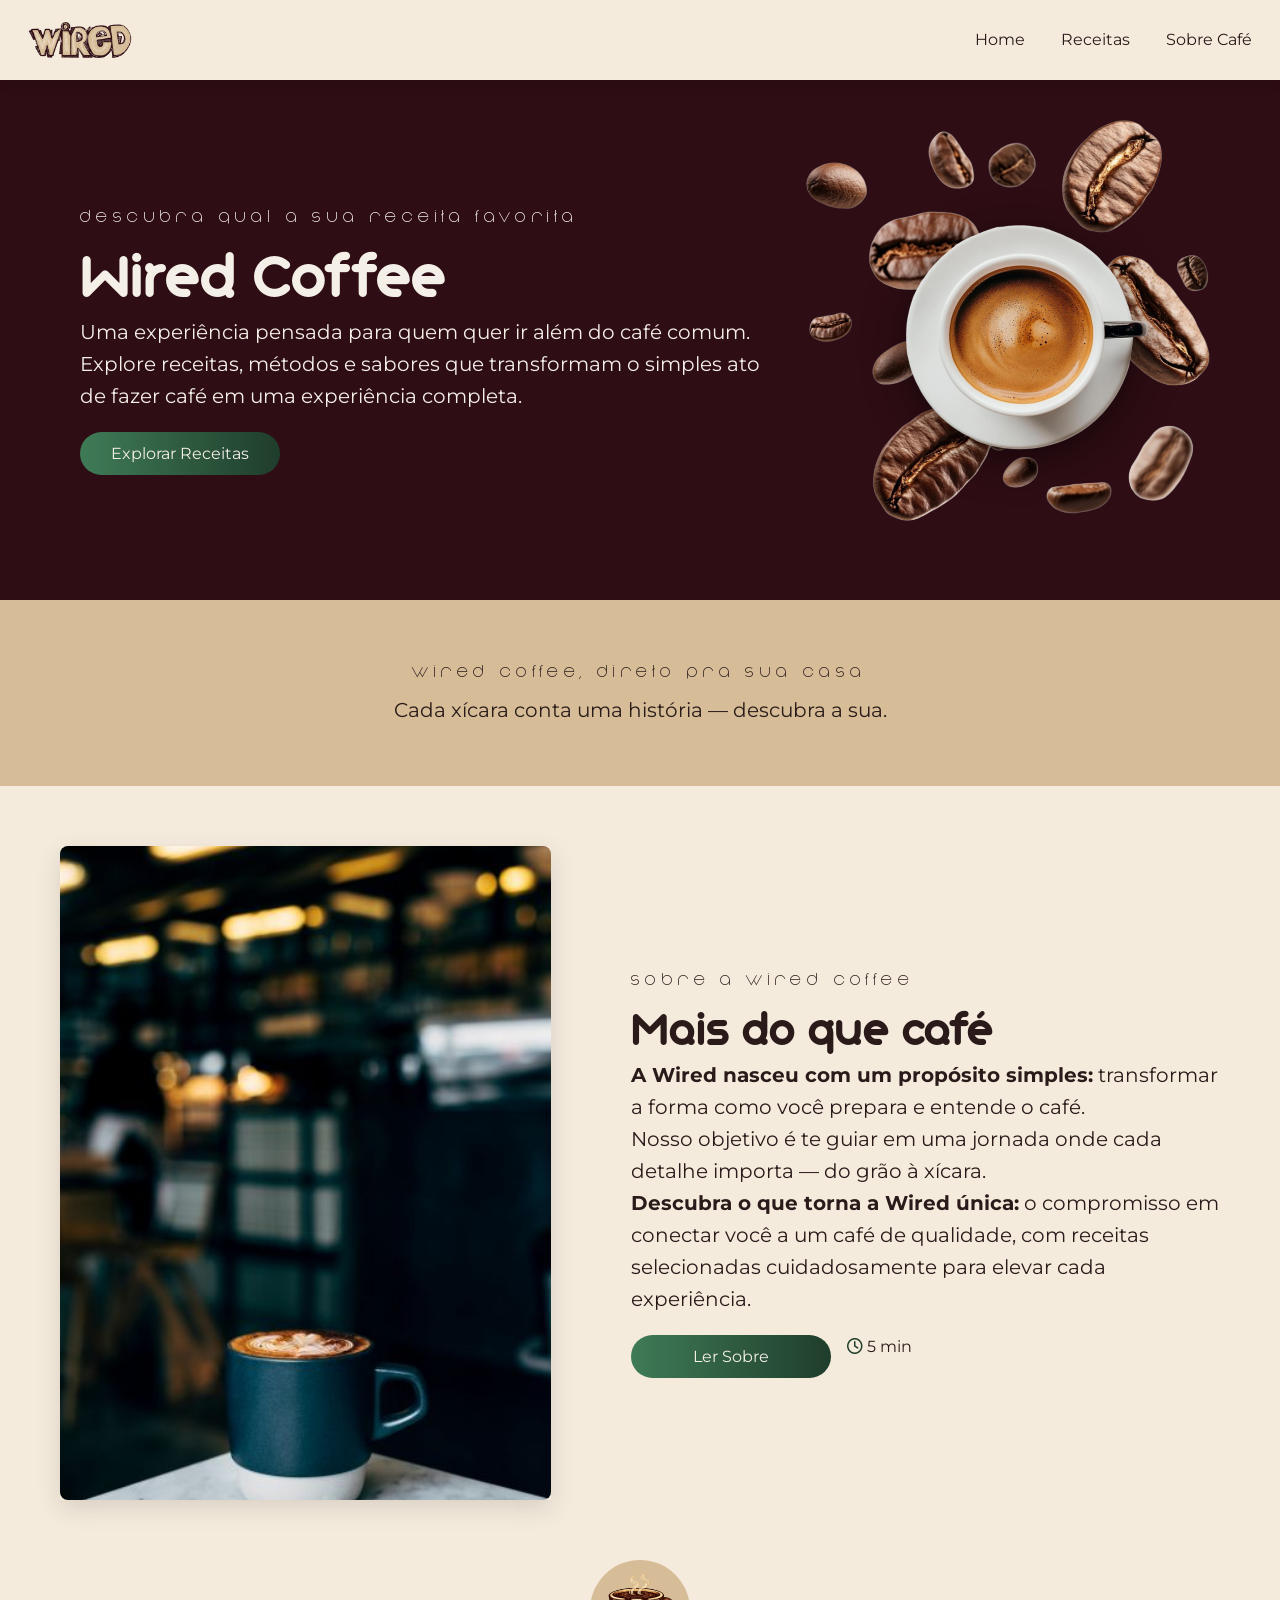
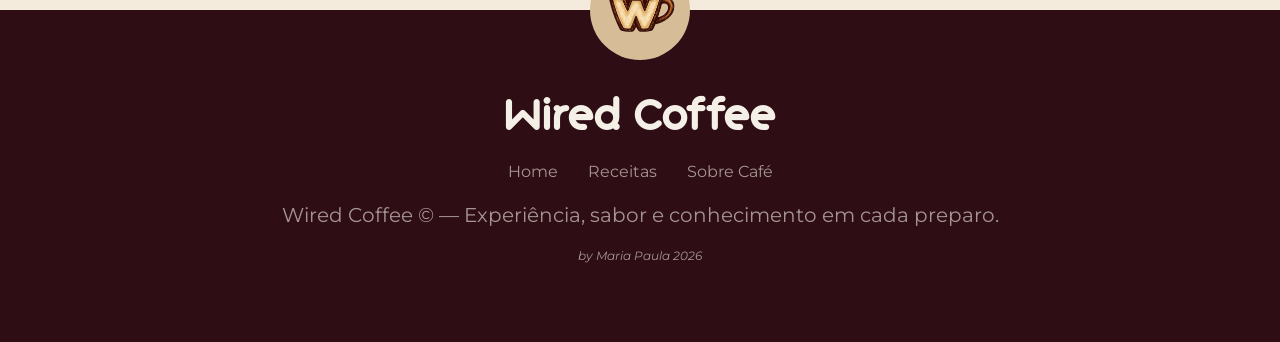
<file: index.html>
<!DOCTYPE html>
<html lang="pt-br">
<head>
    <meta charset="UTF-8">
    <meta name="viewport" content="width=device-width, initial-scale=1.0">
    <title>Wired-Coffee</title>
    <meta name="description" content="Aprenda sobre café, receitas, métodos e equipamentos.">

    <!-- BIBLIOTECA DE ÍCONES -->
    <link rel="stylesheet" href="https://cdnjs.cloudflare.com/ajax/libs/font-awesome/6.5.0/css/all.min.css">

    <!-- FAVICON -->
    <link rel="shortcut icon" href="src/assets/images/favicon/favicon-wired.svg" type="image/x-icon">

    <!-- CSS -->
    <link rel="stylesheet" href="src/styles/main.css">

     <!-- JS -->
    <script src="src/scripts/main.js" defer></script>
</head>
<body>

    <!-- HEADER -->
    <div id="header-placeholder"></div>
    <!-- HEADER -->

    <!-- MAIN -->
    <main class="main">
        <!-- SECTION HERO -->
        <section class="section section--dark hero__home u-text-center">

            <!-- Pra que no desktop, estejam um ao lado do outro -->
            <div class="u-container-flex container"> <!-- DIV ENVELOP -->

                <div class="container hero__content"> <!-- DIV CONTENT -->
                    <!-- Nome usado em UX: pequeno texto acima do título -->
                    <p class="u-eyebrow u-text-inverse hero__eyebrow">Descubra qual a sua receita favorita</p>
                    <h1 class="u-text-inverse hero__title">Wired Coffee</h1>
                    <p class="u-text-inverse hero__text">
                        Uma experiência pensada para quem quer ir além do café comum. Explore receitas, métodos e sabores que transformam o simples ato de fazer café em uma experiência completa.
                    </p>
                
                    <a href="src/pages/recipe.html" class="link--btn hero__cta">Explorar Receitas</a>
                </div> <!-- DIV CONTENT -->

                <div class="hero__midia"> <!-- DIV MIDIA -->
                    <!-- Grãos (decorativo) -->
                    <img src="src/assets/images/home/graos-hero.png" alt="Grãos de Café" class="hero__bg">
                    <!-- Xícara (responsiva) -->
                    <picture>
                        <source media="(min-width: 768px)" srcset="src/assets/images/home/home-hero-pc.png">
                        <img src="src/assets/images/home/home-hero-sp.png" alt="Xícara de Café" class="hero__cup">
                    </picture>
                </div> <!-- DIV MIDIA -->

            </div> <!-- DIV ENVELOP -->
        </section> <!-- SECTION HERO -->


        <!-- SECTION WIRED -->
        <section class="section section--highlight note__home u-text-center">

            <div class="container note__content"> <!-- DIV CONTENT -->
                <p class="u-eyebrow u-text-color hero__eyebrow">Wired Coffee, direto pra sua casa</p>

                <p class="note__text">
                    Cada xícara conta uma história — descubra a sua.
                </p>
            </div> <!-- DIV CONTENT -->

        </section> <!-- SECTION WIRED -->


        <!-- SECTION ABOUT -->
        <section class="section about__home">

            <!-- DIV ENVELOP -->
            <div class="container about__layout u-container-flex u-text-center">

                <div class="about__midia"> <!-- DIV MIDIA -->
                    <img src="src/assets/images/home/coffee-shop-sp.jpg" alt="Cafeteria" class="about__coffee-shop">
                </div> <!-- DIV MIDIA -->

                <div class="about__text"> <!-- TEXTO AGRUPADO -->
                    <div class="about__header"> <!-- DIV HEADER -->
                        <p class="u-eyebrow u-text-color about__eyebrow">
                            Sobre a Wired Coffee
                        </p>
                        <h2 class="about__title">Mais do que café</h2>
                    </div> <!-- DIV HEADER -->

                    <div class="about__content"> <!-- DIV CONTENT -->
                        <p><strong>A Wired nasceu com um propósito simples:</strong> transformar a forma como você prepara e entende o café.</p>
                        <p>Nosso objetivo é te guiar em uma jornada onde cada detalhe importa — do grão à xícara.</p>
                        <p><strong>Descubra o que torna a Wired única:</strong> o compromisso em conectar você a um café de qualidade, com receitas selecionadas cuidadosamente para elevar cada experiência.</p>

                        <div class="about__reading">
                            <a href="src/pages/about.html" class="link--btn about__cta">Ler Sobre</a>
                            <span class="timer about__timer">
                                <i class="fa-regular fa-clock"></i> 5 min
                            </span>
                        </div>
                    </div> <!-- DIV CONTENT -->

                </div> <!-- TEXTO AGRUPADO -->

            </div> <!-- DIV ENVELOP -->
        </section> <!-- SECTION ABOUT -->

    </main> <!-- BLOCK -->
    <!-- MAIN -->

    <!-- FOOTER -->
    <div id="footer-placeholder"></div>
    <!-- FOOTER -->

</body>
</html>

<!-- CLASSE DE ESTADO
    - são classes utilitárias adicionais aplicadas dinamecamente aos elementos para representar e estilizar diferentes condições e comportamentos
    - como 'ativo', 'oculto' ou 'erro'
    - complementam o design base e permitem mudanças visuais controladas por js sem depender de pseudo-classes como :hover
    - modificam o estilo do elemento baseado no seu 'estado' atual na interface
    - diferem de classes estruturais como '.botao', '.card' porque são temporárias e toffladas por js
-->
</file>
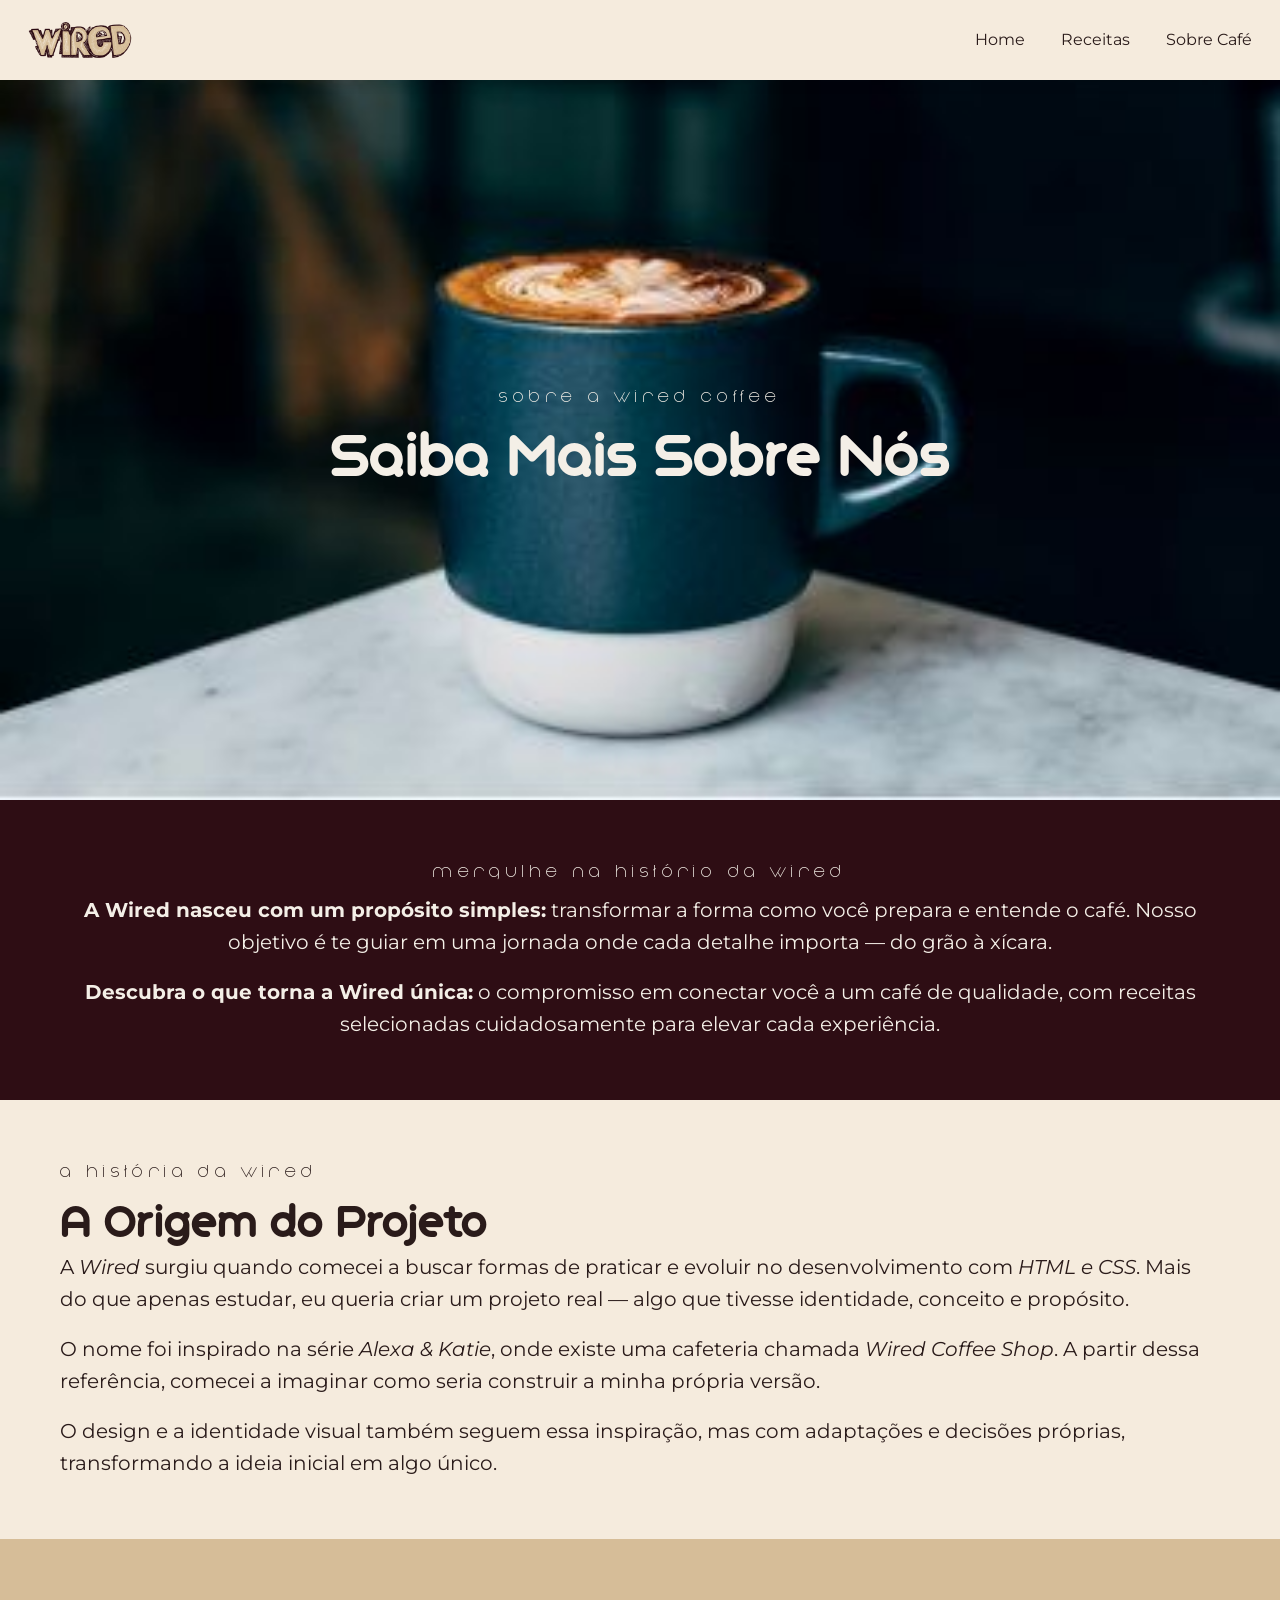
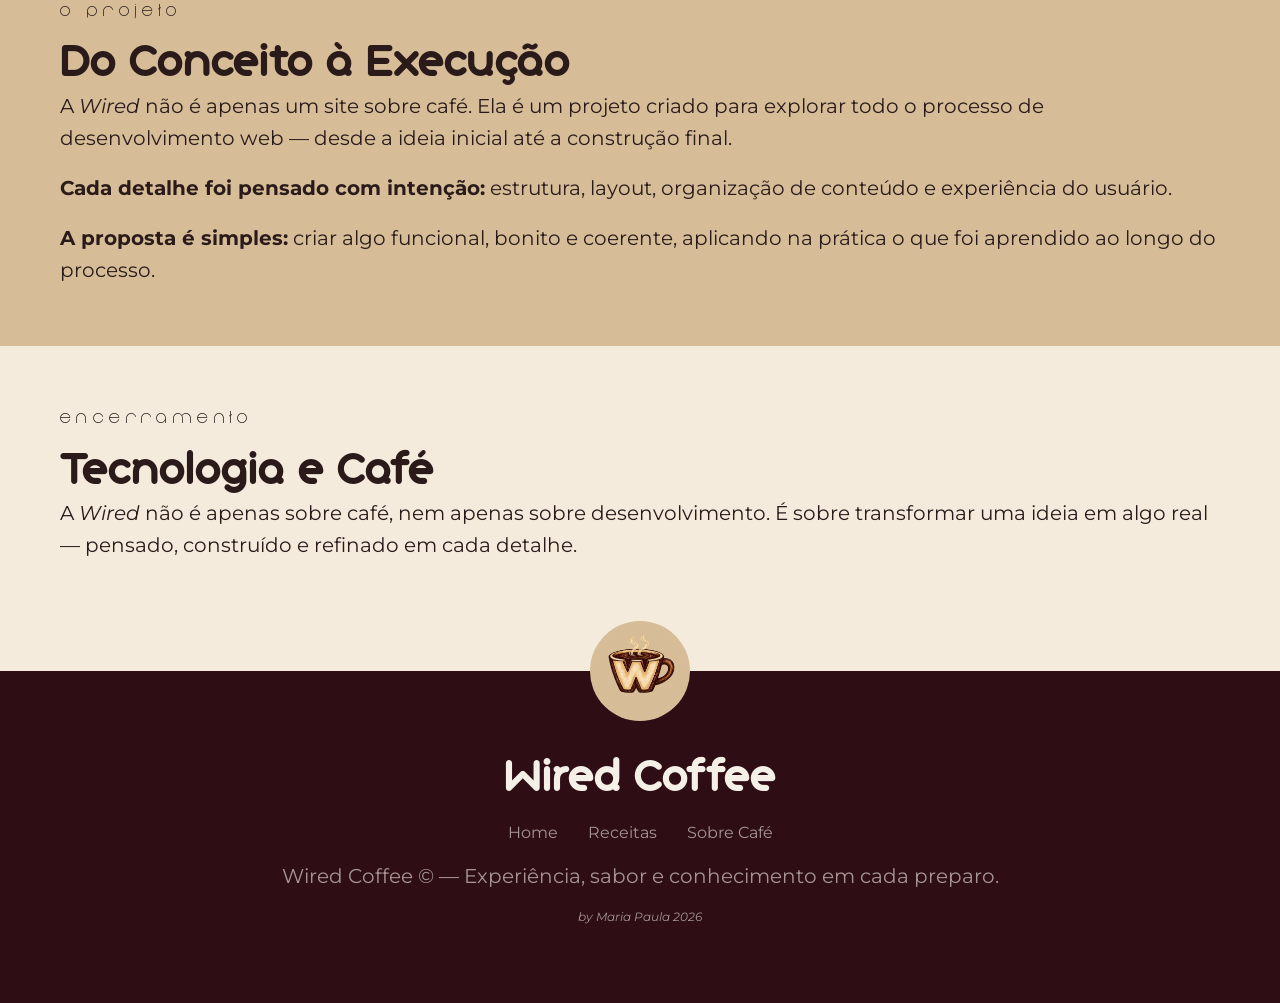
<file: src/pages/about.html>
<!DOCTYPE html>
<html lang="pt-br">
<head>
    <meta charset="UTF-8">
    <meta name="viewport" content="width=device-width, initial-scale=1.0">
    <title>Sobre - Wired Coffee</title>

    <!-- BIBLIOTECA DE ÍCONES -->
    <link rel="stylesheet" href="https://cdnjs.cloudflare.com/ajax/libs/font-awesome/6.5.0/css/all.min.css">

    <!-- FAVICON -->
    <link rel="shortcut icon" href="../assets/images/favicon/favicon-wired.svg" type="image/x-icon">

    <!-- CSS -->
    <link rel="stylesheet" href="../styles/main.css">

    <!-- JS -->
    <script src="../scripts/main.js" defer></script>
</head>
<body>
    
    <!-- HEADER -->
    <div id="header-placeholder"></div>
    <!-- HEADER -->

    <!-- MAIN -->
    <main class="main">

        <!-- Section Hero -->
        <section class="section section--bg-image hero__about u-text-center">

            <div class="hero__content">
                <p class="u-eyebrow u-text-color hero__text u-text-inverse">
                    Sobre a Wired Coffee
                </p>
                <h1 class="u-text-inverse hero__title">Saiba Mais Sobre Nós</h1>
            </div>

        </section>
        <!-- Section Hero -->

        <!-- Section Intro -->
        <section class="section section--dark about-intro">

            <div class="container u-text-center about-intro__content">
                <p class="u-eyebrow u-text-color about-intro__text u-text-inverse">
                    Mergulhe na Histório da Wired
                </p>

                <p class="u-text-inverse about-intro__text">
                    <strong>A Wired nasceu com um propósito simples:</strong> transformar a forma como você prepara e entende o café.
                    Nosso objetivo é te guiar em uma jornada onde cada detalhe importa — do grão à xícara.
                </p><br>
                
                <p class="u-text-inverse about-intro__text">
                    <strong>Descubra o que torna a Wired única:</strong> o compromisso em conectar você a um café de qualidade, com receitas selecionadas cuidadosamente para elevar cada experiência.
                </p>
                
            </div>
        </section>
        <!-- Section Intro -->

        <!-- Section  History-->
        <section class="section about-history">

            <div class="container u-text-left about-history__content">
                <p class="u-eyebrow u-text-color about-history__text">
                    A História da Wired
                </p>

                <h2 class="about-history__title">A Origem do Projeto</h2>

                <p class="about-history__text">
                    A <em>Wired</em> surgiu quando comecei a buscar formas de praticar e evoluir no desenvolvimento com <em>HTML e CSS</em>. Mais do que apenas estudar, eu queria criar um projeto real — algo que tivesse identidade, conceito e propósito.
                </p><br>

                <p class="about-history__text">
                    O nome foi inspirado na série <em>Alexa & Katie</em>, onde existe uma cafeteria chamada <em>Wired Coffee Shop</em>. A partir dessa referência, comecei a imaginar como seria construir a minha própria versão.
                </p><br>

                <p class="about-history__text">
                    O design e a identidade visual também seguem essa inspiração, mas com adaptações e decisões próprias, transformando a ideia inicial em algo único.
                </p>
                
            </div>
        </section>
        <!-- Section  History-->

        <!-- Section Concept -->
        <section class="section section--highlight about-concept">

            <div class="container u-text-left about-concept__content">
                <p class="u-eyebrow u-text-color about-concept__text">
                    O Projeto
                </p>

                <h2 class="about-concept__title">Do Conceito à Execução</h2>

                <p class="about-concept__text">
                    A <em>Wired</em> não é apenas um site sobre café.
                    Ela é um projeto criado para explorar todo o processo de desenvolvimento web — desde a ideia inicial até a construção final.

                </p><br>

                <p class="about-concept__text">
                    <strong>Cada detalhe foi pensado com intenção:</strong>
                    estrutura, layout, organização de conteúdo e experiência do usuário.
                </p><br>

                <p class="about-concept__text">
                    <strong>A proposta é simples:</strong> criar algo funcional, bonito e coerente, aplicando na prática o que foi aprendido ao longo do processo.
                </p>
                
            </div>
        </section>
        <!-- Section Concept -->

        <!-- Section Conclusion -->
        <section class="section about-conclusion">

            <div class="container u-text-left about-conclusion__content">
                <p class="u-eyebrow u-text-color about-conclusion__text">
                    Encerramento
                </p>

                <h2 class="about-conclusion__title">Tecnologia e Café</h2>

                <p class="about-conclusion__text">
                    A <em>Wired</em> não é apenas sobre café, nem apenas sobre desenvolvimento.
                    É sobre transformar uma ideia em algo real — pensado, construído e refinado em cada detalhe.
                </p>
                
            </div>
        </section>
        <!-- Section Conclusion -->

    </main>
    <!-- MAIN -->

    <!-- FOOTER -->
    <div id="footer-placeholder"></div>
    <!-- FOOTER -->

</body>
</html>
</file>
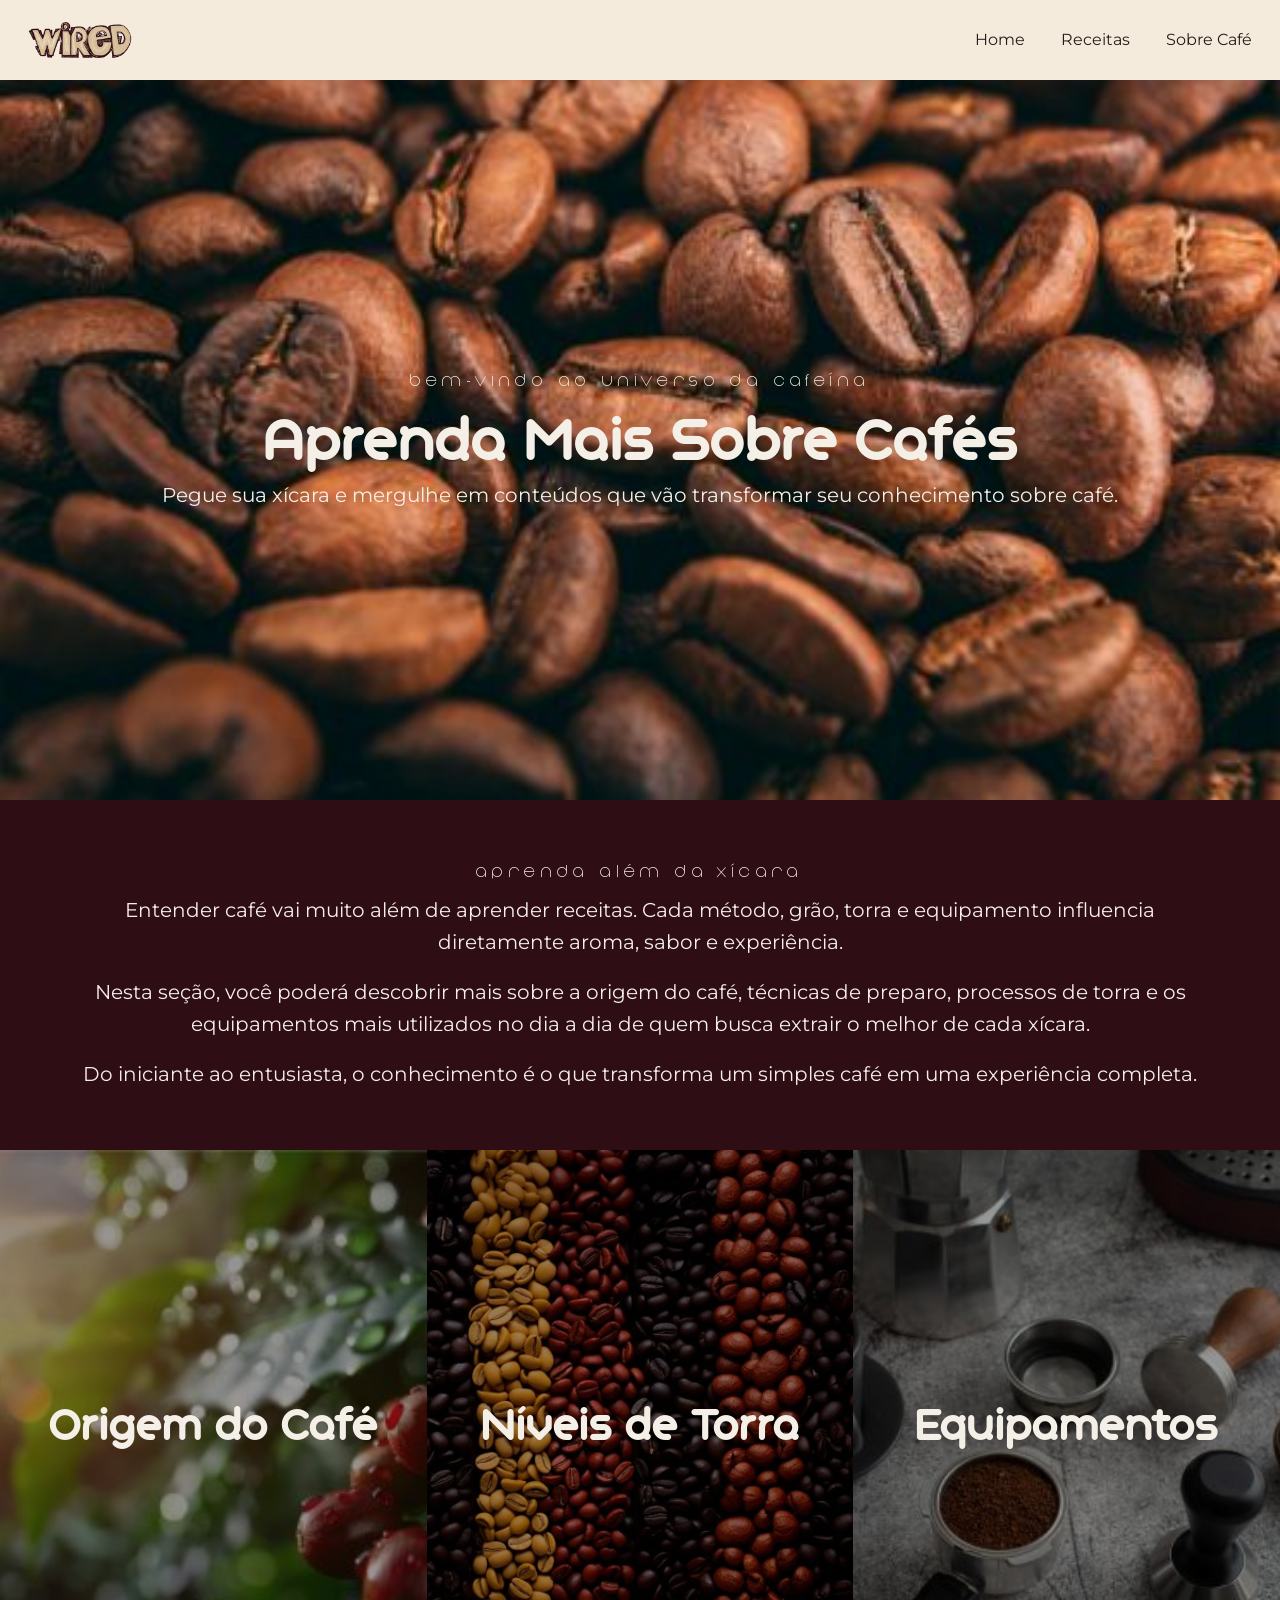
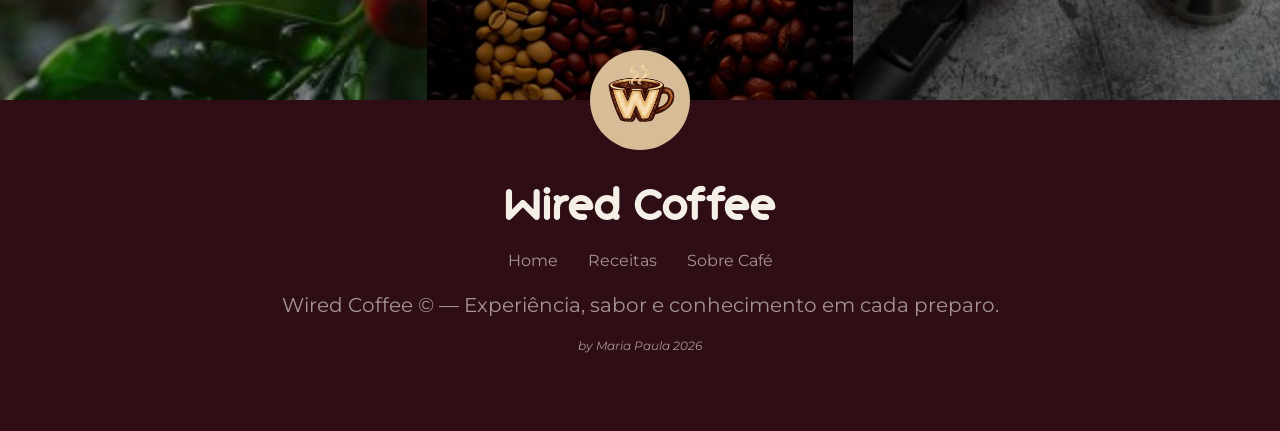
<file: src/pages/aprenda-mais.html>
<!DOCTYPE html>
<html lang="pt-br">
<head>
    <meta charset="UTF-8">
    <meta name="viewport" content="width=device-width, initial-scale=1.0">
    <title>Aprenda Mais Sobre Café - Wired Coffee</title>

    <!-- BIBLIOTECA DE ÍCONES -->
    <link rel="stylesheet" href="https://cdnjs.cloudflare.com/ajax/libs/font-awesome/6.5.0/css/all.min.css">

    <!-- FAVICON -->
    <link rel="shortcut icon" href="../assets/images/favicon/favicon-wired.svg" type="image/x-icon">

    <!-- CSS -->
    <link rel="stylesheet" href="../styles/main.css">

    <!-- JS -->
    <script src="../scripts/main.js" defer></script>
</head>
<body>
    
    <!-- HEADER -->
    <div id="header-placeholder"></div>
    <!-- HEADER -->

    <!-- MAIN -->
    <main class="main">

        <!-- SECTION HERO LEARN MORE -->
        <section class="section section--bg-image hero__learn-more u-text-center">

            <div class="hero__content">
                <p class="u-eyebrow u-text-color hero__text u-text-inverse">
                    Bem-vindo ao Universo da Cafeína
                </p>
                <h1 class="u-text-inverse hero__title">Aprenda Mais Sobre Cafés</h1>
                <p class="hero__text u-text-inverse">
                    Pegue sua xícara e mergulhe em conteúdos que vão transformar seu conhecimento sobre café.
                </p>
            </div>

        </section>
        <!-- SECTION HERO LEARN MORE -->

        <!-- Section Introdução -->
        <section class="section section--dark learn-intro">

            <div class="container u-text-center about-intro__content">

                <p class="u-eyebrow u-text-color learn-intro__text u-text-inverse">
                    Aprenda além da xícara
                </p>

                <p class="learn-intro__text u-text-inverse">
                    Entender café vai muito além de aprender receitas.
                    Cada método, grão, torra e equipamento influencia diretamente aroma, sabor e experiência.
                </p><br>

                <p class="learn-intro__text u-text-inverse">
                    Nesta seção, você poderá descobrir mais sobre a origem do café, técnicas de preparo, processos de torra e os equipamentos mais utilizados no dia a dia de quem busca extrair o melhor de cada xícara.
                </p><br>

                <p class="learn-intro__text u-text-inverse">
                    Do iniciante ao entusiasta, o conhecimento é o que transforma um simples café em uma experiência completa.
                </p>
            </div>
            

        </section>

        <!-- Section Cards Learn-More -->
        <section class="learn-cards">

            <!-- Card 1 -->
            <a href="origem.html" class="learn-card">

                <!-- Div da imagem -->
                <div class="learn-card__bg" style="background-image: url('/src/assets/images/aprenda-mais/origem-hero-sp.jpg');"></div>

                <!-- Content -->
                <div class="learn-card__content">

                    <h2 class="learn-card__title u-text-inverse">Origem do Café</h2>

                </div>
                <!-- Content -->

            </a>
            <!-- Card 1 -->

            <!-- Card 2 -->
            <a href="torra.html" class="learn-card">

                <!-- Div da imagem -->
                <div class="learn-card__bg" style="background-image: url('/src/assets/images/aprenda-mais/torra-hero-sp.jpg');"></div>

                <!-- Content -->
                <div class="learn-card__content">

                    <h2 class="learn-card__title u-text-inverse">Níveis de Torra</h2>

                </div>
                <!-- Content -->

            </a>
            <!-- Card 2 -->

            <!-- Card 3 -->
            <a href="equipamentos.html" class="learn-card">

                <!-- Div da imagem -->
                <div class="learn-card__bg" style="background-image: url('/src/assets/images/aprenda-mais/equipamentos-hero-sp.jpg');"></div>

                <!-- Content -->
                <div class="learn-card__content">

                    <h2 class="learn-card__title u-text-inverse">Equipamentos</h2>

                </div>
                <!-- Content -->

            </a>
            <!-- Card 3 -->

        </section>
        <!-- Section Cards Learn-More -->


    </main>
    <!-- MAIN -->

    <!-- FOOTER -->
    <div id="footer-placeholder" class="footer-overlap"></div>
    <!-- FOOTER -->
</body>
</html>
</file>
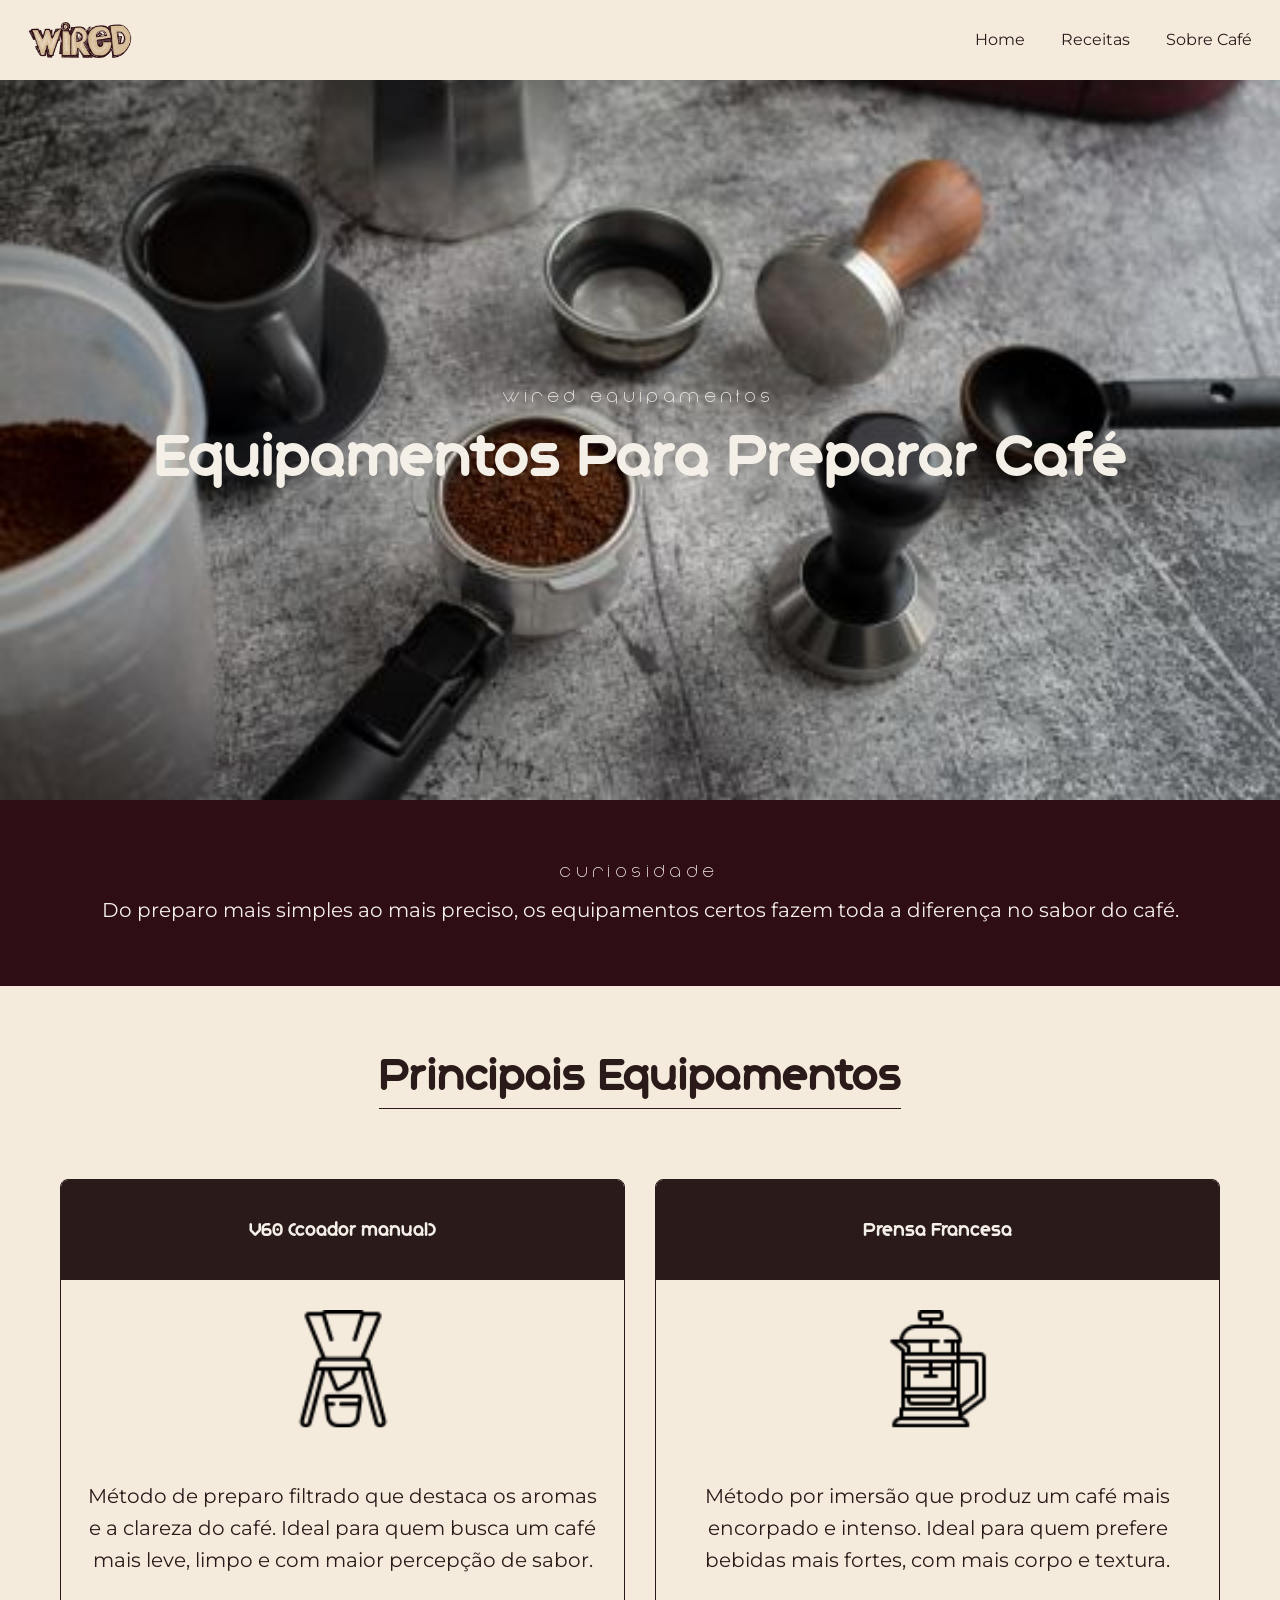
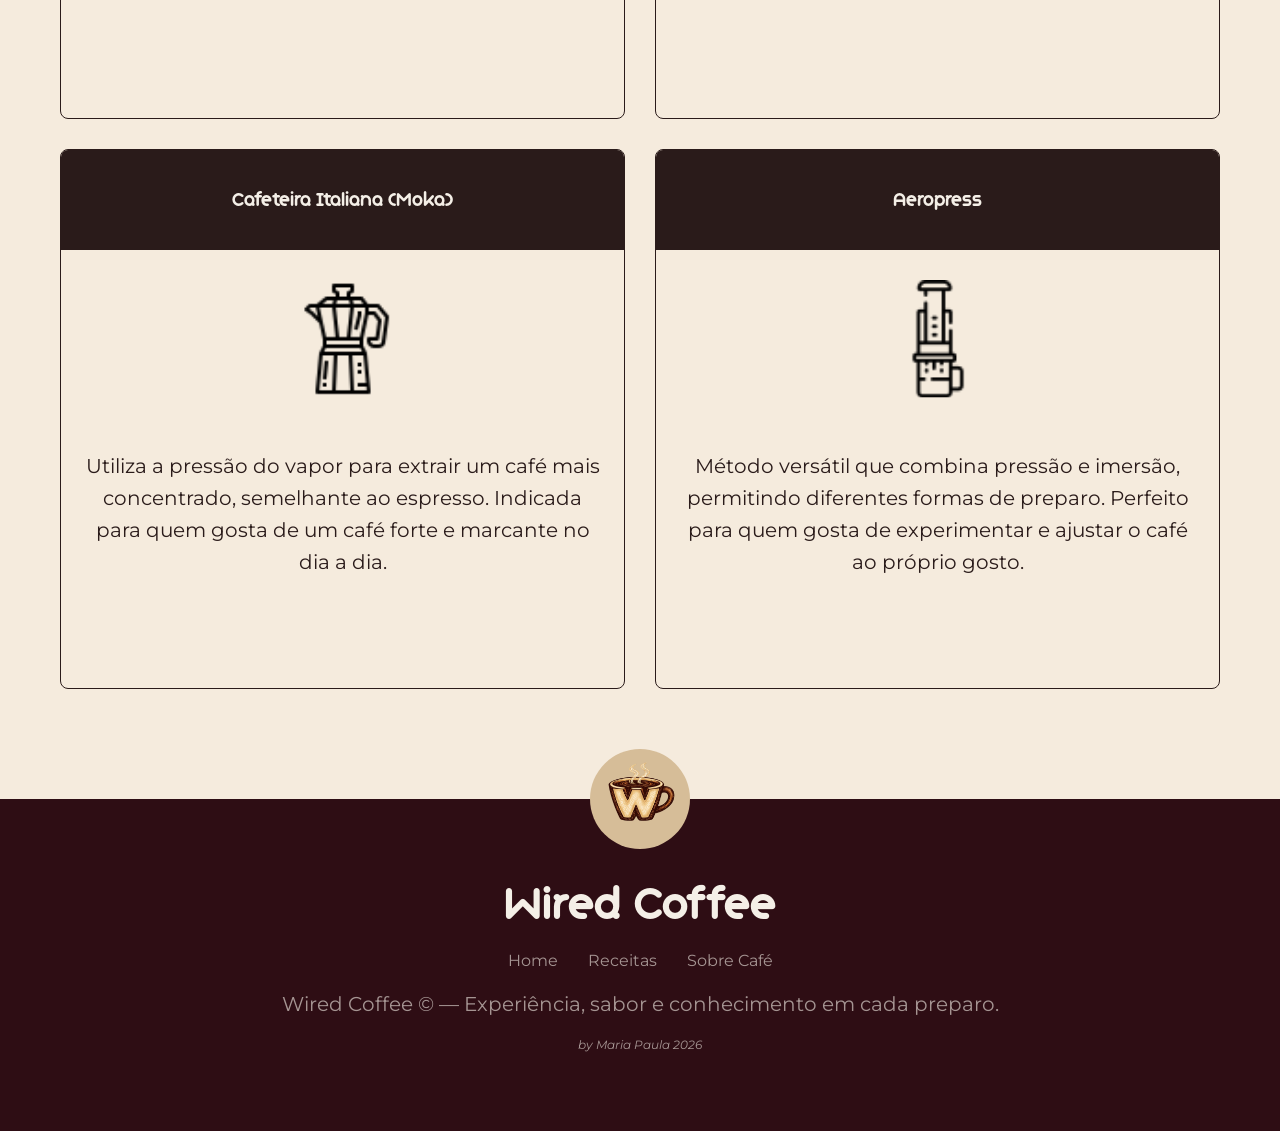
<file: src/pages/equipament.html>
<!DOCTYPE html>
<html lang="en">
<head>
    <meta charset="UTF-8">
    <meta name="viewport" content="width=device-width, initial-scale=1.0">
    <title>Equipamentos - Wired Coffee</title>

    <!-- BIBLIOTECA DE ÍCONES -->
    <link rel="stylesheet" href="https://cdnjs.cloudflare.com/ajax/libs/font-awesome/6.5.0/css/all.min.css">

    <!-- FAVICON -->
    <link rel="shortcut icon" href="../assets/images/favicon/favicon-wired.svg" type="image/x-icon">

    <!-- CSS -->
    <link rel="stylesheet" href="../styles/main.css">

    <!-- JS -->
    <script src="../scripts/main.js" defer></script>
</head>
<body>

    <!-- HEADER -->
    <div id="header-placeholder"></div>
    <!-- HEADER -->

    <!-- MAIN -->
    <main class="main">

        <!-- Section Hero Equipaments-->
         <section class="section section--bg-image hero__equipaments u-text-center">

            <div class="hero__content">
                <p class="u-eyebrow u-text-color hero__text u-text-inverse">
                    Wired equipamentos
                </p>
                <h1 class="u-text-inverse hero__title">Equipamentos Para Preparar Café</h1>
            </div>

        </section>
        <!-- Section Hero Equipaments -->

        <!-- Section curiosity -->
        <section class="section section--dark equipaments-curiosity">

            <div class="container u-text-center equipaments-curiosity__content">

                <p class="u-eyebrow u-text-color equipaments-curiosity__text u-text-inverse">
                    Curiosidade
                </p>

                <p class="equipaments-curiosity__text u-text-inverse">
                    Do preparo mais simples ao mais preciso, os equipamentos certos fazem toda a diferença no sabor do café.
                </p>
            </div>
            

        </section>
        <!-- Section curiosity -->

        <!-- Section Cards -->
        <section class="section equipaments u-text-center">

            <div class="container">

                <!-- Header -->
                <div class="equipaments__header">
                    <h2 class="equipaments__title">Principais Equipamentos</h2>
                </div>
                <!-- Header -->

                <!-- Cards -->
                <div class="equipaments-grid">

                    <!-- Card 1 -->
                    <article class="equipaments-grid__card">

                        <!-- Header -->
                        <div class="equipaments-card__header">
                            <h3 class="equipaments-card__title u-text-inverse">
                                V60 (coador manual)
                            </h3>
                        </div>

                        <!-- Icon -->
                        <div class="equipaments-card__icons">
                            <img src="/src/assets/icons/equipamentos/filter-icon.svg" alt="Filtro" class="equipaments-card__icon">
                        </div>

                        <!-- Content -->
                        <div class="equipaments-card__content">
                            <p class="equipaments-card__info">Método de preparo filtrado que destaca os aromas e a clareza do café.
                            Ideal para quem busca um café mais leve, limpo e com maior percepção de sabor.
                            </p>
                        </div>

                    </article>

                    <!-- Card 2 -->
                    <article class="equipaments-grid__card">

                        <!-- Header -->
                        <div class="equipaments-card__header">
                            <h3 class="equipaments-card__title u-text-inverse">
                                Prensa Francesa
                            </h3>
                        </div>

                        <!-- Icon -->
                        <div class="equipaments-card__icons">
                            <img src="/src/assets/icons/equipamentos/french-press-icon.svg" alt="Filtro" class="equipaments-card__icon">
                        </div>

                        <!-- Content -->
                        <div class="equipaments-card__content">
                            <p class="equipaments-card__info">Método por imersão que produz um café mais encorpado e intenso.
                            Ideal para quem prefere bebidas mais fortes, com mais corpo e textura.
                            </p>
                        </div>

                    </article>

                    <!-- Card 3 -->
                    <article class="equipaments-grid__card">

                        <!-- Header -->
                        <div class="equipaments-card__header">
                            <h3 class="equipaments-card__title u-text-inverse">
                                Cafeteira Italiana (Moka)
                            </h3>
                        </div>

                        <!-- Icon -->
                        <div class="equipaments-card__icons">
                            <img src="/src/assets/icons/equipamentos/italian-maker-icon.svg" alt="Filtro" class="equipaments-card__icon">
                        </div>

                        <!-- Content -->
                        <div class="equipaments-card__content">
                            <p class="equipaments-card__info">Utiliza a pressão do vapor para extrair um café mais concentrado, semelhante ao espresso.
                            Indicada para quem gosta de um café forte e marcante no dia a dia.
                            </p>
                        </div>

                    </article>

                    <!-- Card 4 -->
                    <article class="equipaments-grid__card">

                        <!-- Header -->
                        <div class="equipaments-card__header">
                            <h3 class="equipaments-card__title u-text-inverse">
                                Aeropress
                            </h3>
                        </div>

                        <!-- Icon -->
                        <div class="equipaments-card__icons">
                            <img src="/src/assets/icons/equipamentos/aeropress-icon.svg" alt="Filtro" class="equipaments-card__icon">
                        </div>

                        <!-- Content -->
                        <div class="equipaments-card__content">
                            <p class="equipaments-card__info">
                                Método versátil que combina pressão e imersão, permitindo diferentes formas de preparo.
                                Perfeito para quem gosta de experimentar e ajustar o café ao próprio gosto.
                            </p>
                        </div>

                    </article>

                </div>
                <!-- Cards -->

            </div>

        </section>
        <!-- Section Cards -->

    </main>
    <!-- MAIN -->

    <!-- FOOTER -->
    <div id="footer-placeholder"></div>
    <!-- FOOTER -->
    
</body>
</html>
</file>
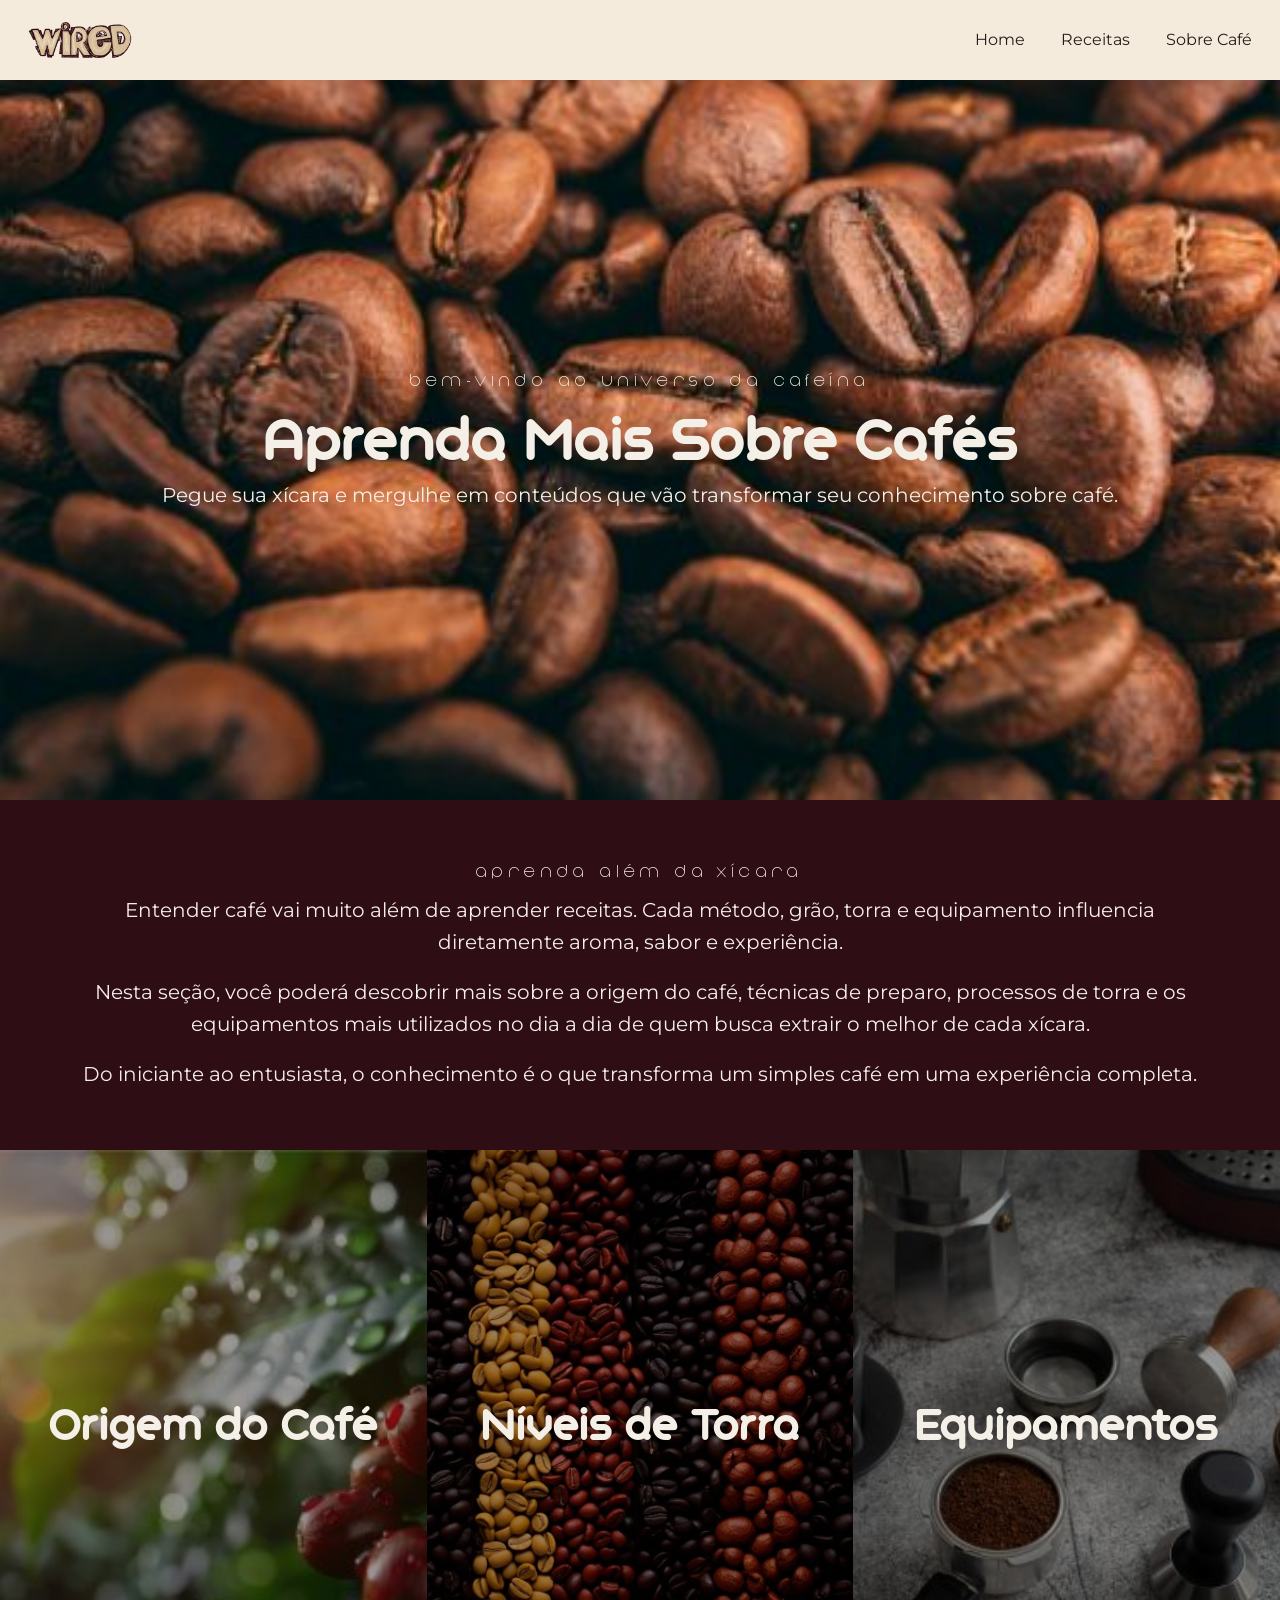
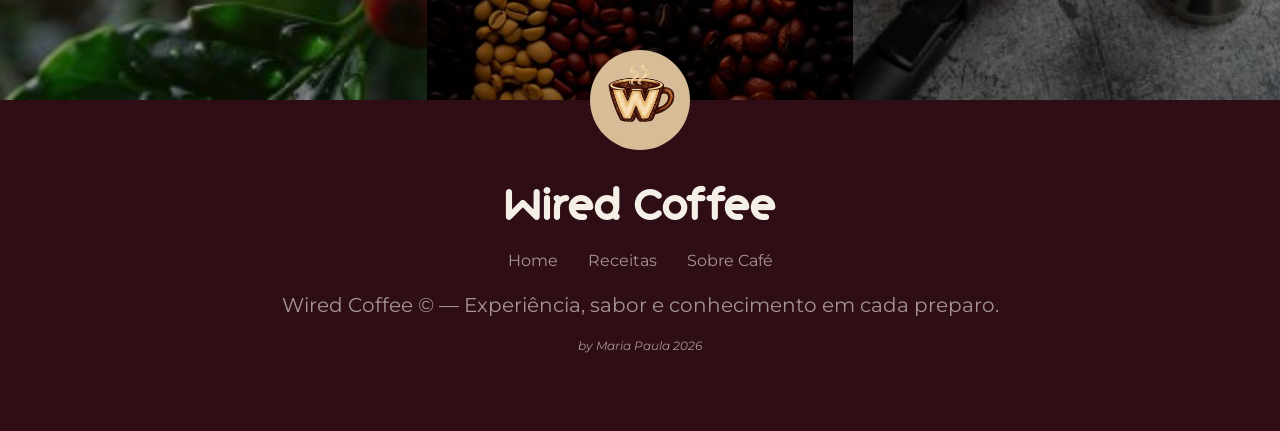
<file: src/pages/learn-more.html>
<!DOCTYPE html>
<html lang="pt-br">
<head>
    <meta charset="UTF-8">
    <meta name="viewport" content="width=device-width, initial-scale=1.0">
    <title>Aprenda Mais Sobre Café - Wired Coffee</title>

    <!-- BIBLIOTECA DE ÍCONES -->
    <link rel="stylesheet" href="https://cdnjs.cloudflare.com/ajax/libs/font-awesome/6.5.0/css/all.min.css">

    <!-- FAVICON -->
    <link rel="shortcut icon" href="../assets/images/favicon/favicon-wired.svg" type="image/x-icon">

    <!-- CSS -->
    <link rel="stylesheet" href="../styles/main.css">

    <!-- JS -->
    <script src="../scripts/main.js" defer></script>
</head>
<body>
    
    <!-- HEADER -->
    <div id="header-placeholder"></div>
    <!-- HEADER -->

    <!-- MAIN -->
    <main class="main">

        <!-- SECTION HERO LEARN MORE -->
        <section class="section section--bg-image hero__learn-more u-text-center">

            <div class="hero__content">
                <p class="u-eyebrow u-text-color hero__text u-text-inverse">
                    Bem-vindo ao Universo da Cafeína
                </p>
                <h1 class="u-text-inverse hero__title">Aprenda Mais Sobre Cafés</h1>
                <p class="hero__text u-text-inverse">
                    Pegue sua xícara e mergulhe em conteúdos que vão transformar seu conhecimento sobre café.
                </p>
            </div>

        </section>
        <!-- SECTION HERO LEARN MORE -->

        <!-- Section Introdução -->
        <section class="section section--dark learn-intro">

            <div class="container u-text-center learn-intro__content">

                <p class="u-eyebrow u-text-color learn-intro__text u-text-inverse">
                    Aprenda além da xícara
                </p>

                <p class="learn-intro__text u-text-inverse">
                    Entender café vai muito além de aprender receitas.
                    Cada método, grão, torra e equipamento influencia diretamente aroma, sabor e experiência.
                </p><br>

                <p class="learn-intro__text u-text-inverse">
                    Nesta seção, você poderá descobrir mais sobre a origem do café, técnicas de preparo, processos de torra e os equipamentos mais utilizados no dia a dia de quem busca extrair o melhor de cada xícara.
                </p><br>

                <p class="learn-intro__text u-text-inverse">
                    Do iniciante ao entusiasta, o conhecimento é o que transforma um simples café em uma experiência completa.
                </p>
            </div>
            

        </section>
        <!-- Section Introdução -->

        <!-- Section Cards Learn-More -->
        <section class="learn-cards">

            <!-- Card 1 -->
            <a href="origin.html" class="learn-card">

                <!-- Div da imagem -->
                <div class="learn-card__bg" style="background-image: url('/src/assets/images/aprenda-mais/origem-hero-sp.jpg');"></div>

                <!-- Content -->
                <div class="learn-card__content">

                    <h2 class="learn-card__title u-text-inverse">Origem do Café</h2>

                </div>
                <!-- Content -->

            </a>
            <!-- Card 1 -->

            <!-- Card 2 -->
            <a href="roasting.html" class="learn-card">

                <!-- Div da imagem -->
                <div class="learn-card__bg" style="background-image: url('/src/assets/images/aprenda-mais/torra-hero-sp.jpg');"></div>

                <!-- Content -->
                <div class="learn-card__content">

                    <h2 class="learn-card__title u-text-inverse">Níveis de Torra</h2>

                </div>
                <!-- Content -->

            </a>
            <!-- Card 2 -->

            <!-- Card 3 -->
            <a href="equipament.html" class="learn-card">

                <!-- Div da imagem -->
                <div class="learn-card__bg" style="background-image: url('/src/assets/images/aprenda-mais/equipamentos-hero-sp.jpg');"></div>

                <!-- Content -->
                <div class="learn-card__content">

                    <h2 class="learn-card__title u-text-inverse">Equipamentos</h2>

                </div>
                <!-- Content -->

            </a>
            <!-- Card 3 -->

        </section>
        <!-- Section Cards Learn-More -->


    </main>
    <!-- MAIN -->

    <!-- FOOTER -->
    <div id="footer-placeholder" class="footer-overlap"></div>
    <!-- FOOTER -->
</body>
</html>
</file>
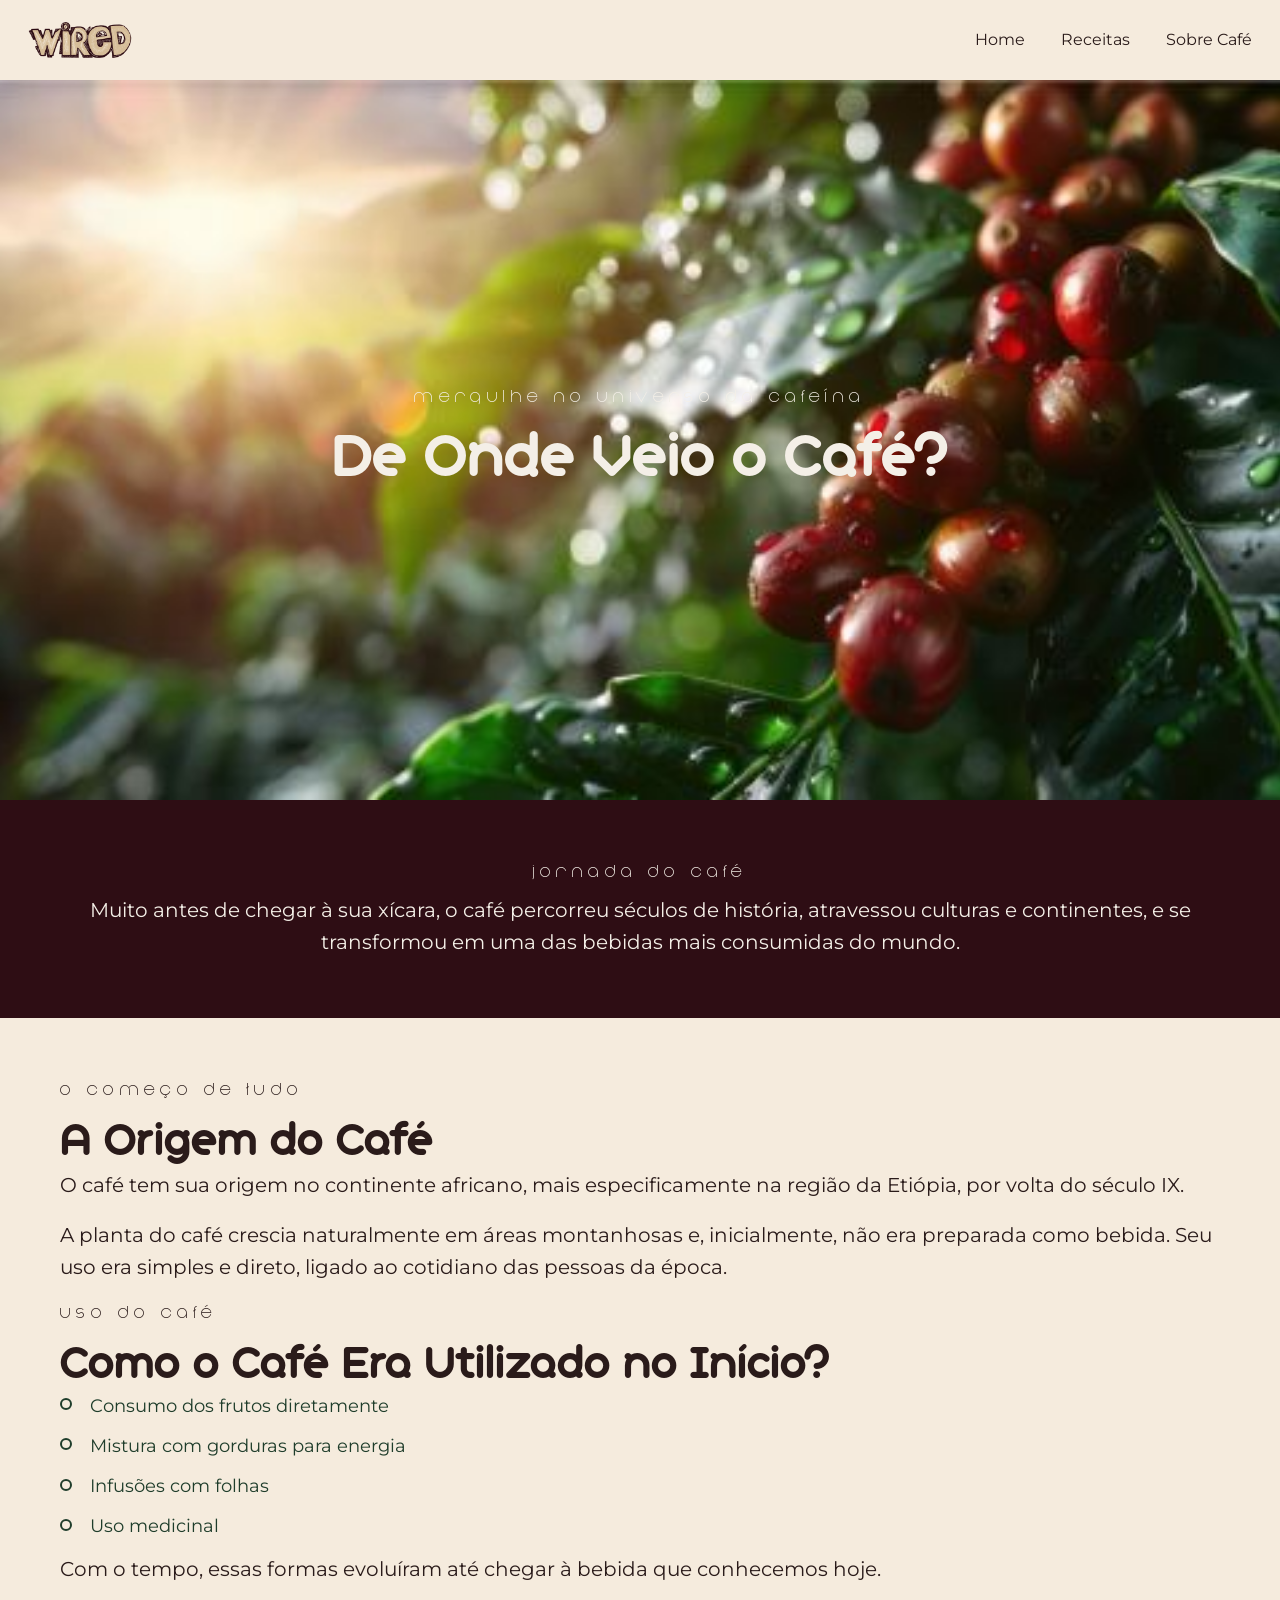
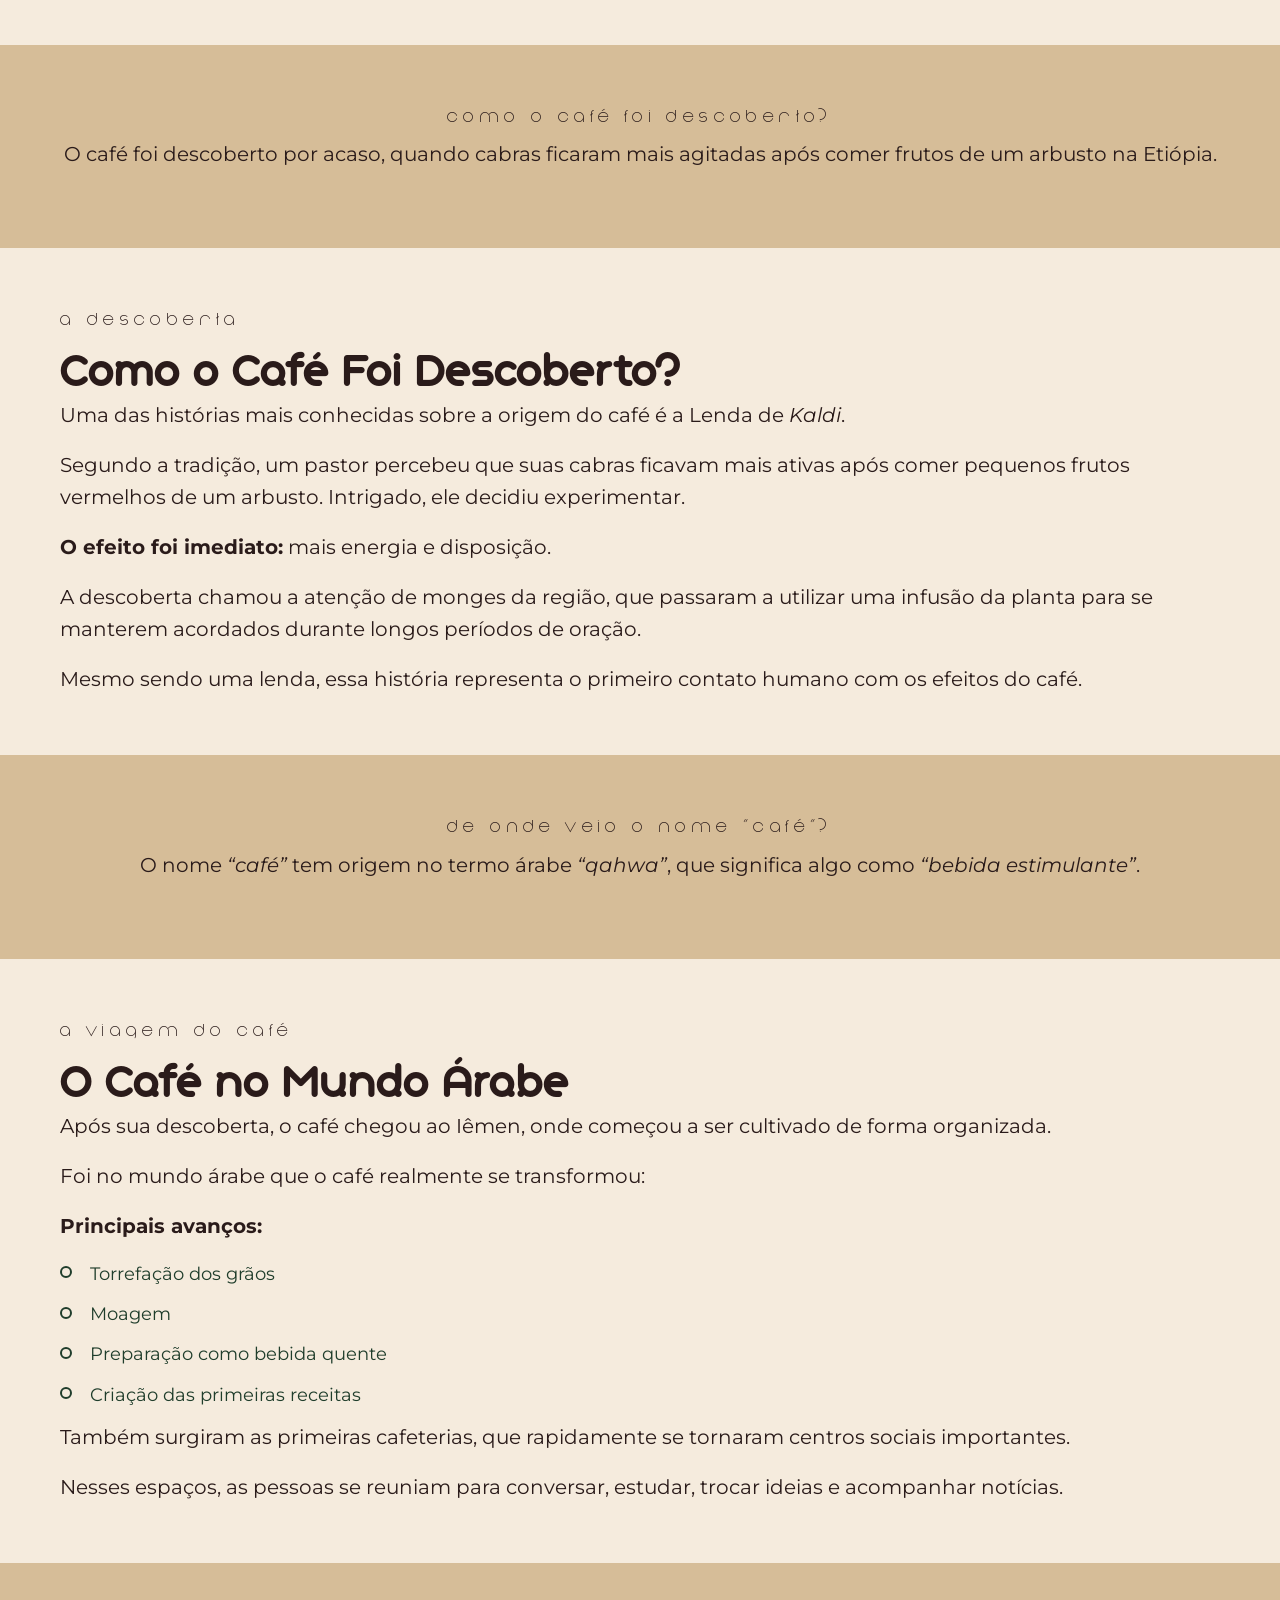
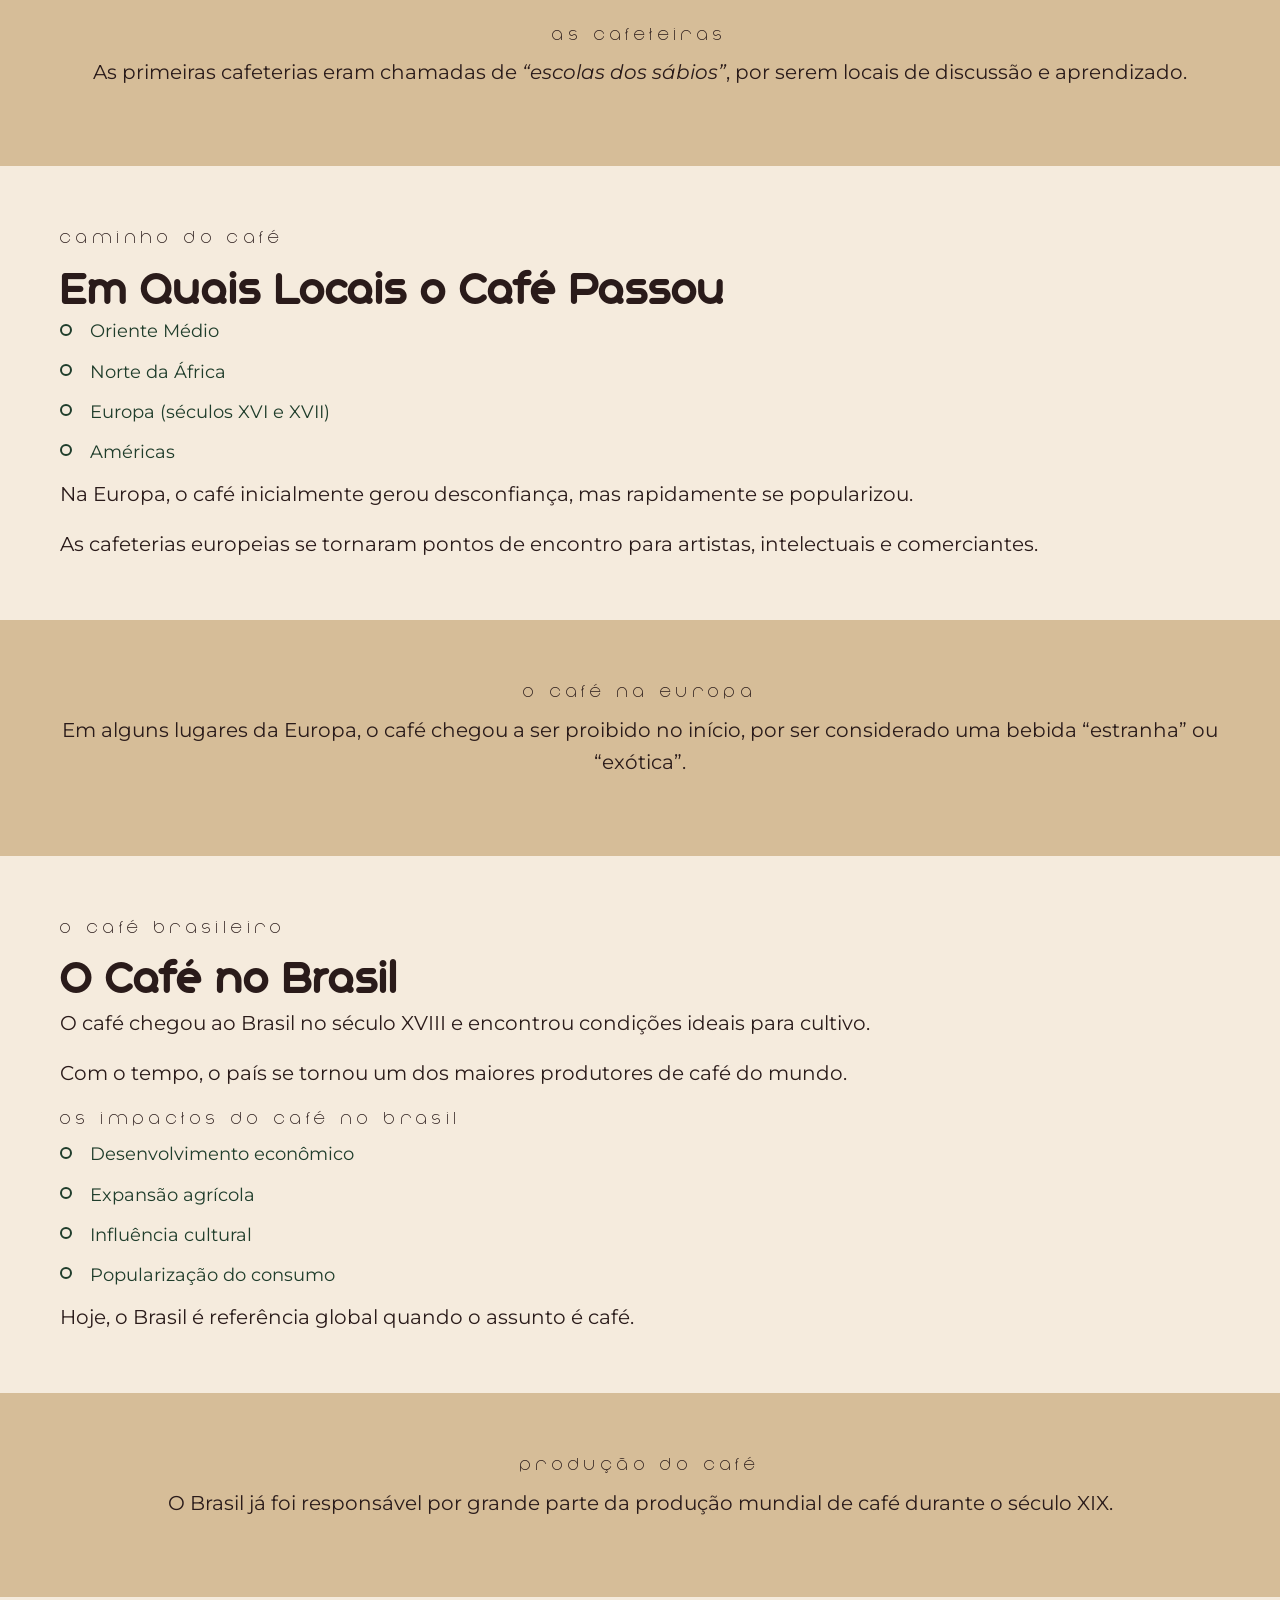
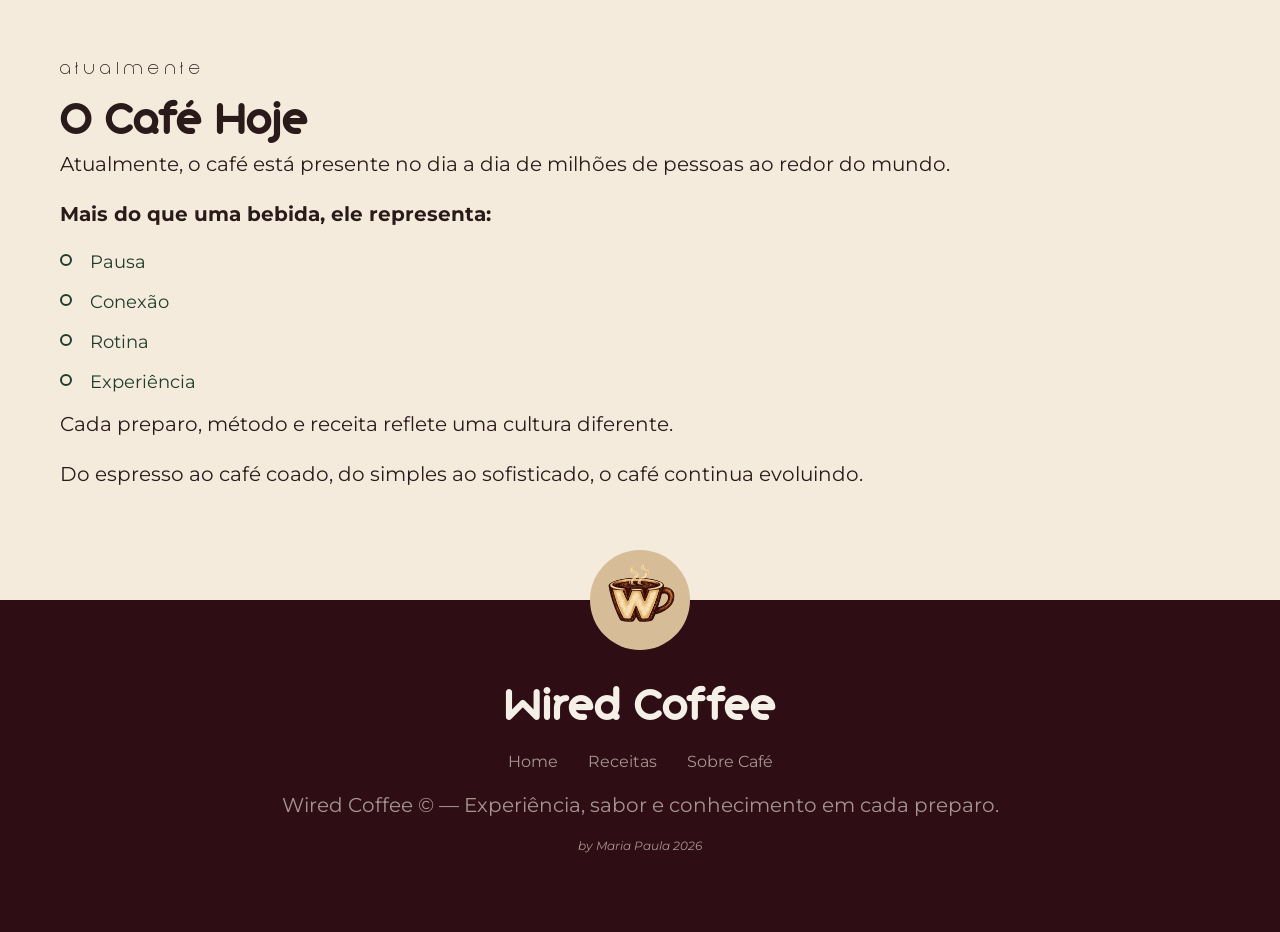
<file: src/pages/origin.html>
<!DOCTYPE html>
<html lang="pt-br">
<head>
    <meta charset="UTF-8">
    <meta name="viewport" content="width=device-width, initial-scale=1.0">
    <title>Origem do Café - Wired Coffee</title>

    <!-- BIBLIOTECA DE ÍCONES -->
    <link rel="stylesheet" href="https://cdnjs.cloudflare.com/ajax/libs/font-awesome/6.5.0/css/all.min.css">

    <!-- FAVICON -->
    <link rel="shortcut icon" href="../assets/images/favicon/favicon-wired.svg" type="image/x-icon">

    <!-- CSS -->
    <link rel="stylesheet" href="../styles/main.css">

    <!-- JS -->
    <script src="../scripts/main.js" defer></script>
</head>
<body>
    
    <!-- HEADER -->
    <div id="header-placeholder"></div>
    <!-- HEADER -->

    <!-- MAIN -->
    <main class="main">

        <!-- SECTION HERO ORIGIN -->
        <section class="section section--bg-image hero__origin u-text-center">

            <div class="hero__content">
                <p class="u-eyebrow u-text-color hero__text u-text-inverse">
                    Mergulhe no Universo da Cafeína
                </p>
                <h1 class="u-text-inverse hero__title">De Onde Veio o Café?</h1>
            </div>

        </section>
        <!-- SECTION HERO ORIGIN -->

        <!-- Section Introdução -->
        <section class="section section--dark origin-intro">

            <div class="container u-text-center origin-intro__content">

                <p class="u-eyebrow u-text-color origin-intro__text u-text-inverse">
                    Jornada do Café
                </p>

                <p class="origin-intro__text u-text-inverse">
                    Muito antes de chegar à sua xícara, o café percorreu séculos de história, atravessou culturas e continentes, e se transformou em uma das bebidas mais consumidas do mundo.
                </p>
            </div>
            

        </section>
        <!-- Section Introdução -->

        <!-- Section Origin -->
        <section class="section origin">

            <div class="container u-text-left origin__content">
                <p class="u-eyebrow u-text-color origin__text">
                    O começo de tudo
                </p>

                <h2 class="origin__title">A Origem do Café</h2>

                <p class="origin__text">
                    O café tem sua origem no continente africano, mais especificamente na região da Etiópia, por volta do século IX.
                </p><br>

                <p class="origin__text">
                    A planta do café crescia naturalmente em áreas montanhosas e, inicialmente, não era preparada como bebida. Seu uso era simples e direto, ligado ao cotidiano das pessoas da época.
                </p>
            </div><br>

            <div class="container u-text-left origin__content">
                <p class="u-eyebrow u-text-color origin__text">
                    Uso do Café
                </p>

                <h2 class="origin__title">Como o Café Era Utilizado no Início?</h2>

                <ol class="list origin-list">
                    <li class="list_item origin-list__itens">
                        Consumo dos frutos diretamente
                    </li>

                    <li class="list_item origin-list__itens">
                        Mistura com gorduras para energia
                    </li>

                    <li class="list_item origin-list__itens">
                        Infusões com folhas
                    </li>

                    <li class="list_item origin-list__itens">
                        Uso medicinal
                    </li>
                </ol>

                <p class="origin__text">
                    Com o tempo, essas formas evoluíram até chegar à bebida que conhecemos hoje.
                </p>
            </div>

        </section>
        <!-- Section Origin -->

        <!-- Section curiosity -->
        <section class="section section--highlight curiosity">

            <div class="container u-text-center curiosity__content">

                <p class="u-eyebrow u-text-color curiosity__text">
                    Como o Café Foi Descoberto?
                </p>

                <p class="curiosity__text">
                    O café foi descoberto por acaso, quando cabras ficaram mais agitadas após comer frutos de um arbusto na Etiópia.
                </p><br>

            </div>

        </section>
        <!-- Section curiosity -->

        <!-- Section  discovery-->
        <section class="section discovery">

            <div class="container u-text-left discovery__content">

                <p class="u-eyebrow u-text-color discovery__text">
                    A descoberta
                </p>

                <h2 class="discovery__title">Como o Café Foi Descoberto?</h2>

                <p class="discovery__text">
                    Uma das histórias mais conhecidas sobre a origem do café é a Lenda de <em>Kaldi</em>.
                </p><br>

                <p class="discovery__text">
                    Segundo a tradição, um pastor percebeu que suas cabras ficavam mais ativas após comer pequenos frutos vermelhos de um arbusto. Intrigado, ele decidiu experimentar.
                </p><br>

                <p class="discovery__text">
                    <strong>O efeito foi imediato:</strong> mais energia e disposição.
                </p><br>

                <p class="discovery__text">
                    A descoberta chamou a atenção de monges da região, que passaram a utilizar uma infusão da planta para se manterem acordados durante longos períodos de oração.
                </p><br>

                <p class="discovery__text">
                    Mesmo sendo uma lenda, essa história representa o primeiro contato humano com os efeitos do café.
                </p>

            </div>

        </section>
        <!-- Section  discovery-->

        <!-- Section curiosity -->
        <section class="section section--highlight curiosity">

            <div class="container u-text-center curiosity__content">

                <p class="u-eyebrow u-text-color curiosity__text">
                    De onde veio o nome "café"?
                </p>

                <p class="curiosity__text">
                    O nome <em>“café”</em> tem origem no termo árabe <em>“qahwa”</em>, que significa algo como <em>“bebida estimulante”</em>.
                </p><br>

            </div>

        </section>
        <!-- Section curiosity -->

        <!-- Section trip -->
        <section class="section trip">

            <div class="container u-text-left trip__content">

                <p class="u-eyebrow u-text-color trip__text">
                    A viagem do café
                </p>

                <h2 class="trip__title">O Café no Mundo Árabe</h2>

                <p class="trip__text">
                    Após sua descoberta, o café chegou ao Iêmen, onde começou a ser cultivado de forma organizada.
                </p><br>

                <p class="trip__text">
                    Foi no mundo árabe que o café realmente se transformou:
                </p><br>

                <p class="trip__text">
                    <strong>Principais avanços:</strong>
                </p><br>

                <ol class="list trip-list">
                    <li class="list_item trip-list__itens">
                        Torrefação dos grãos
                    </li>

                    <li class="list_item trip-list__itens">
                        Moagem
                    </li>

                    <li class="list_item trip-list__itens">
                        Preparação como bebida quente
                    </li>

                    <li class="list_item trip-list__itens">
                        Criação das primeiras receitas
                    </li>
                </ol>

                <p class="trip__text">
                    Também surgiram as primeiras cafeterias, que rapidamente se tornaram centros sociais importantes.
                </p><br>

                <p class="trip__text">
                    Nesses espaços, as pessoas se reuniam para conversar, estudar, trocar ideias e acompanhar notícias.
                </p>

            </div>

        </section>
        <!-- Section trip -->

        <!-- Section curiosity -->
        <section class="section section--highlight curiosity">

            <div class="container u-text-center curiosity__content">

                <p class="u-eyebrow u-text-color curiosity__text">
                    As cafeteiras
                </p>

                <p class="curiosity__text">
                    As primeiras cafeterias eram chamadas de <em>“escolas dos sábios”</em>, por serem locais de discussão e aprendizado.
                </p><br>

            </div>

        </section>
        <!-- Section curiosity -->

        <!-- Section path -->
        <section class="section path">

            <div class="container u-text-left path__content">

                <p class="u-eyebrow u-text-color path__text">
                    Caminho do café
                </p>

                <h2 class="path__title">Em Quais Locais o Café Passou</h2>

                <ol class="list path-list">
                    <li class="list_item path-list__itens">
                        Oriente Médio
                    </li>

                    <li class="list_item path-list__itens">
                        Norte da África
                    </li>

                    <li class="list_item path-list__itens">
                        Europa (séculos XVI e XVII)
                    </li>

                    <li class="list_item path-list__itens">
                        Américas
                    </li>
                </ol>

                <p class="path__text">
                    Na Europa, o café inicialmente gerou desconfiança, mas rapidamente se popularizou.
                </p><br>

                <p class="path__text">
                    As cafeterias europeias se tornaram pontos de encontro para artistas, intelectuais e comerciantes.
                </p>

            </div>

        </section>
        <!-- Section path -->

        <!-- Section curiosity -->
        <section class="section section--highlight curiosity">

            <div class="container u-text-center curiosity__content">

                <p class="u-eyebrow u-text-color curiosity__text">
                    O café na europa
                </p>

                <p class="curiosity__text">
                    Em alguns lugares da Europa, o café chegou a ser proibido no início, por ser considerado uma bebida “estranha” ou “exótica”.
                </p><br>

            </div>

        </section>
        <!-- Section curiosity -->

        <!-- Section brazilian-coffee -->
        <section class="section brazilian-coffee">

            <div class="container u-text-left brazilian-coffee__content">

                <p class="u-eyebrow u-text-color brazilian-coffee__text">
                    O café brasileiro
                </p>

                <h2 class="brazilian-coffee__title">O Café no Brasil</h2>

                <p class="brazilian-coffee__text">
                    O café chegou ao Brasil no século XVIII e encontrou condições ideais para cultivo.
                </p><br>

                <p class="brazilian-coffee__text">
                    Com o tempo, o país se tornou um dos maiores produtores de café do mundo.
                </p><br>

                <p class="u-eyebrow u-text-color brazilian-coffee__text">
                    Os impactos do café no brasil
                </p>

                <ol class="list brazilian-coffee-list">
                    <li class="list_item brazilian-coffee-list__itens">
                        Desenvolvimento econômico
                    </li>

                    <li class="list_item brazilian-coffee-list__itens">
                        Expansão agrícola
                    </li>

                    <li class="list_item brazilian-coffee-list__itens">
                        Influência cultural
                    </li>

                    <li class="list_item brazilian-coffee-list__itens">
                        Popularização do consumo
                    </li>
                </ol>

                <p class="brazilian-coffee__text">
                    Hoje, o Brasil é referência global quando o assunto é café.
                </p>
            </div>

        </section>
        <!-- Section brazilian-coffee -->

        <!-- Section curiosity -->
        <section class="section section--highlight curiosity">

            <div class="container u-text-center curiosity__content">

                <p class="u-eyebrow u-text-color curiosity__text">
                    Produção do café
                </p>

                <p class="curiosity__text">
                    O Brasil já foi responsável por grande parte da produção mundial de café durante o século XIX.
                </p><br>

            </div>

        </section>
        <!-- Section curiosity -->

        <!-- Section current -->
        <section class="section current">

            <div class="container u-text-left current__content">

                <p class="u-eyebrow u-text-color current__text">
                    Atualmente
                </p>

                <h2 class="current__title">O Café Hoje</h2>

                <p class="current__text">
                    Atualmente, o café está presente no dia a dia de milhões de pessoas ao redor do mundo.
                </p><br>

                <p class="current__text">
                    <strong>Mais do que uma bebida, ele representa:</strong>
                </p><br>

                <ol class="list current-list">
                    <li class="list_item current-list__itens">
                        Pausa
                    </li>

                    <li class="list_item current-list__itens">
                        Conexão
                    </li>

                    <li class="list_item current-list__itens">
                        Rotina
                    </li>

                    <li class="list_item current-list__itens">
                        Experiência
                    </li>
                </ol>

                <p class="current__text">
                    Cada preparo, método e receita reflete uma cultura diferente.
                </p><br>

                <p class="current__text">
                    Do espresso ao café coado, do simples ao sofisticado, o café continua evoluindo.
                </p>
            </div>

        </section>
        <!-- Section current -->

    </main>
    <!-- MAIN -->

    <!-- FOOTER -->
    <div id="footer-placeholder"></div>
    <!-- FOOTER -->
</body>
</html>
</file>
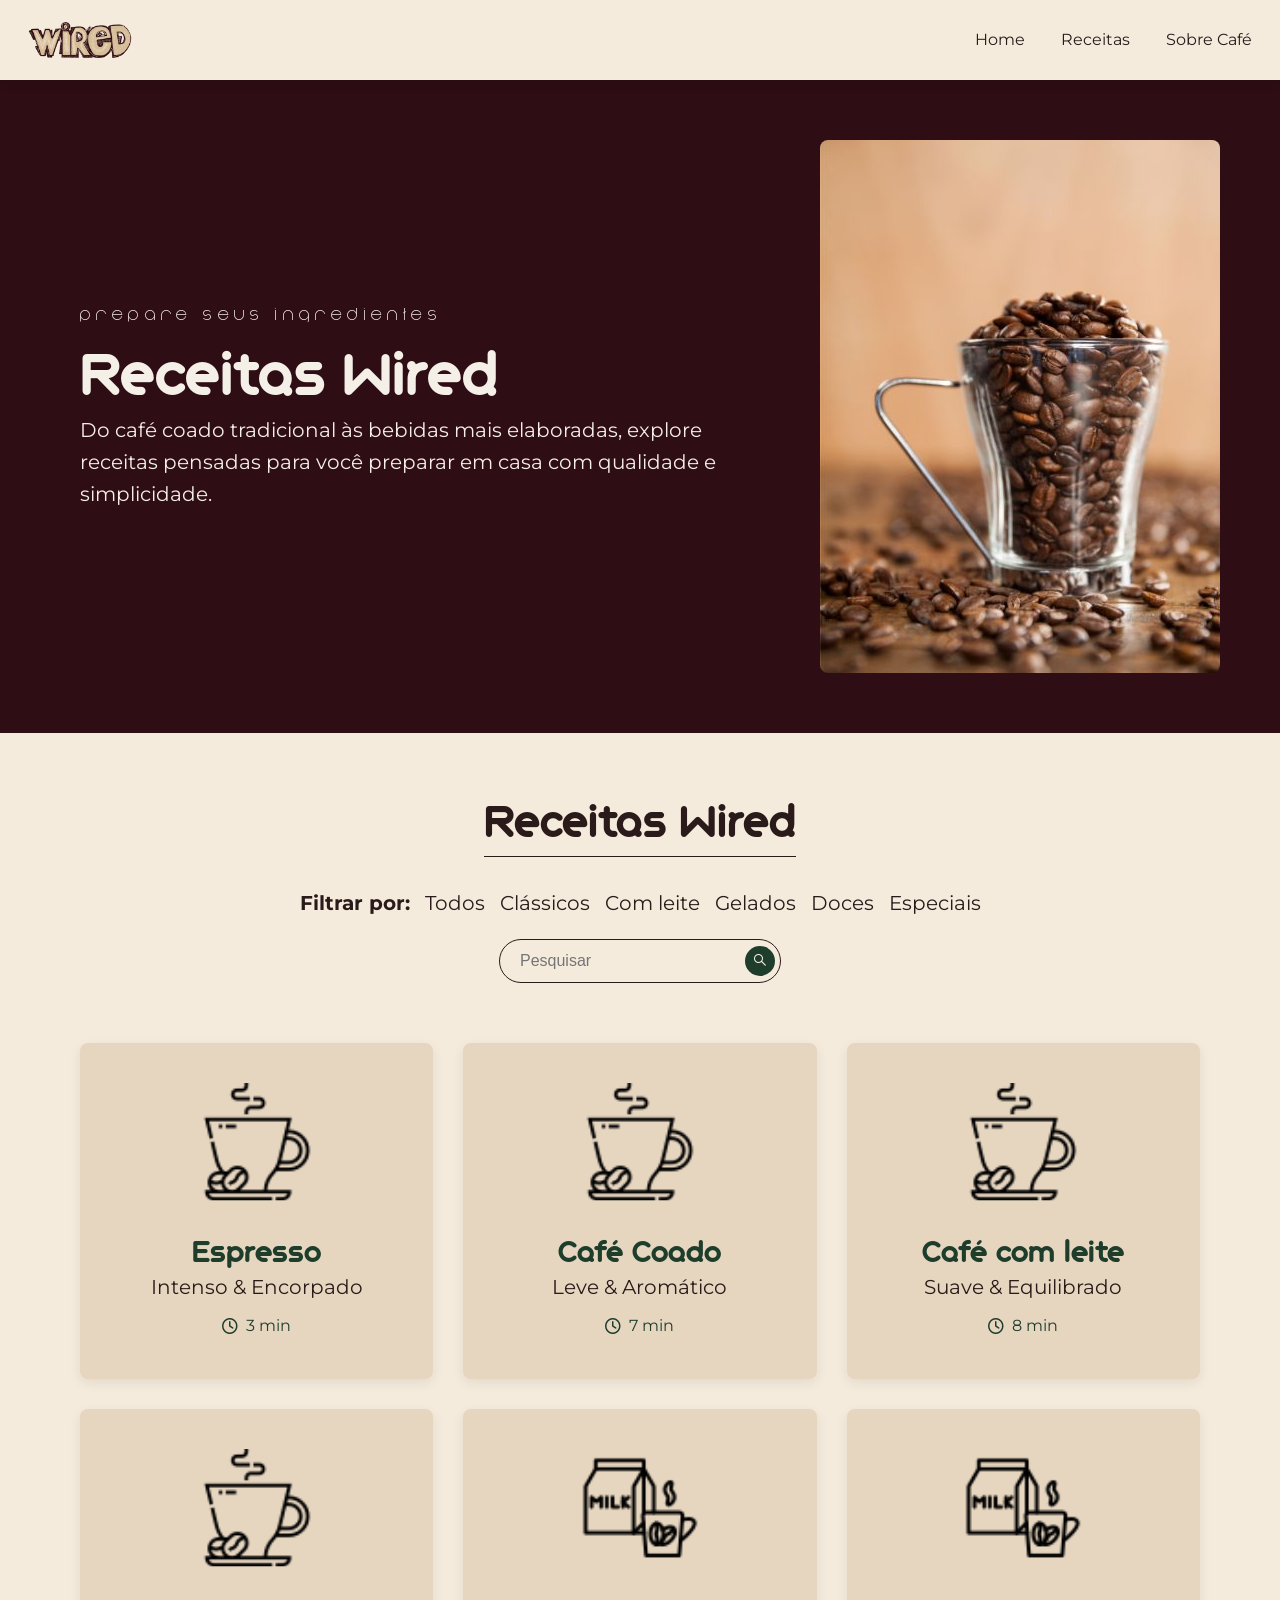
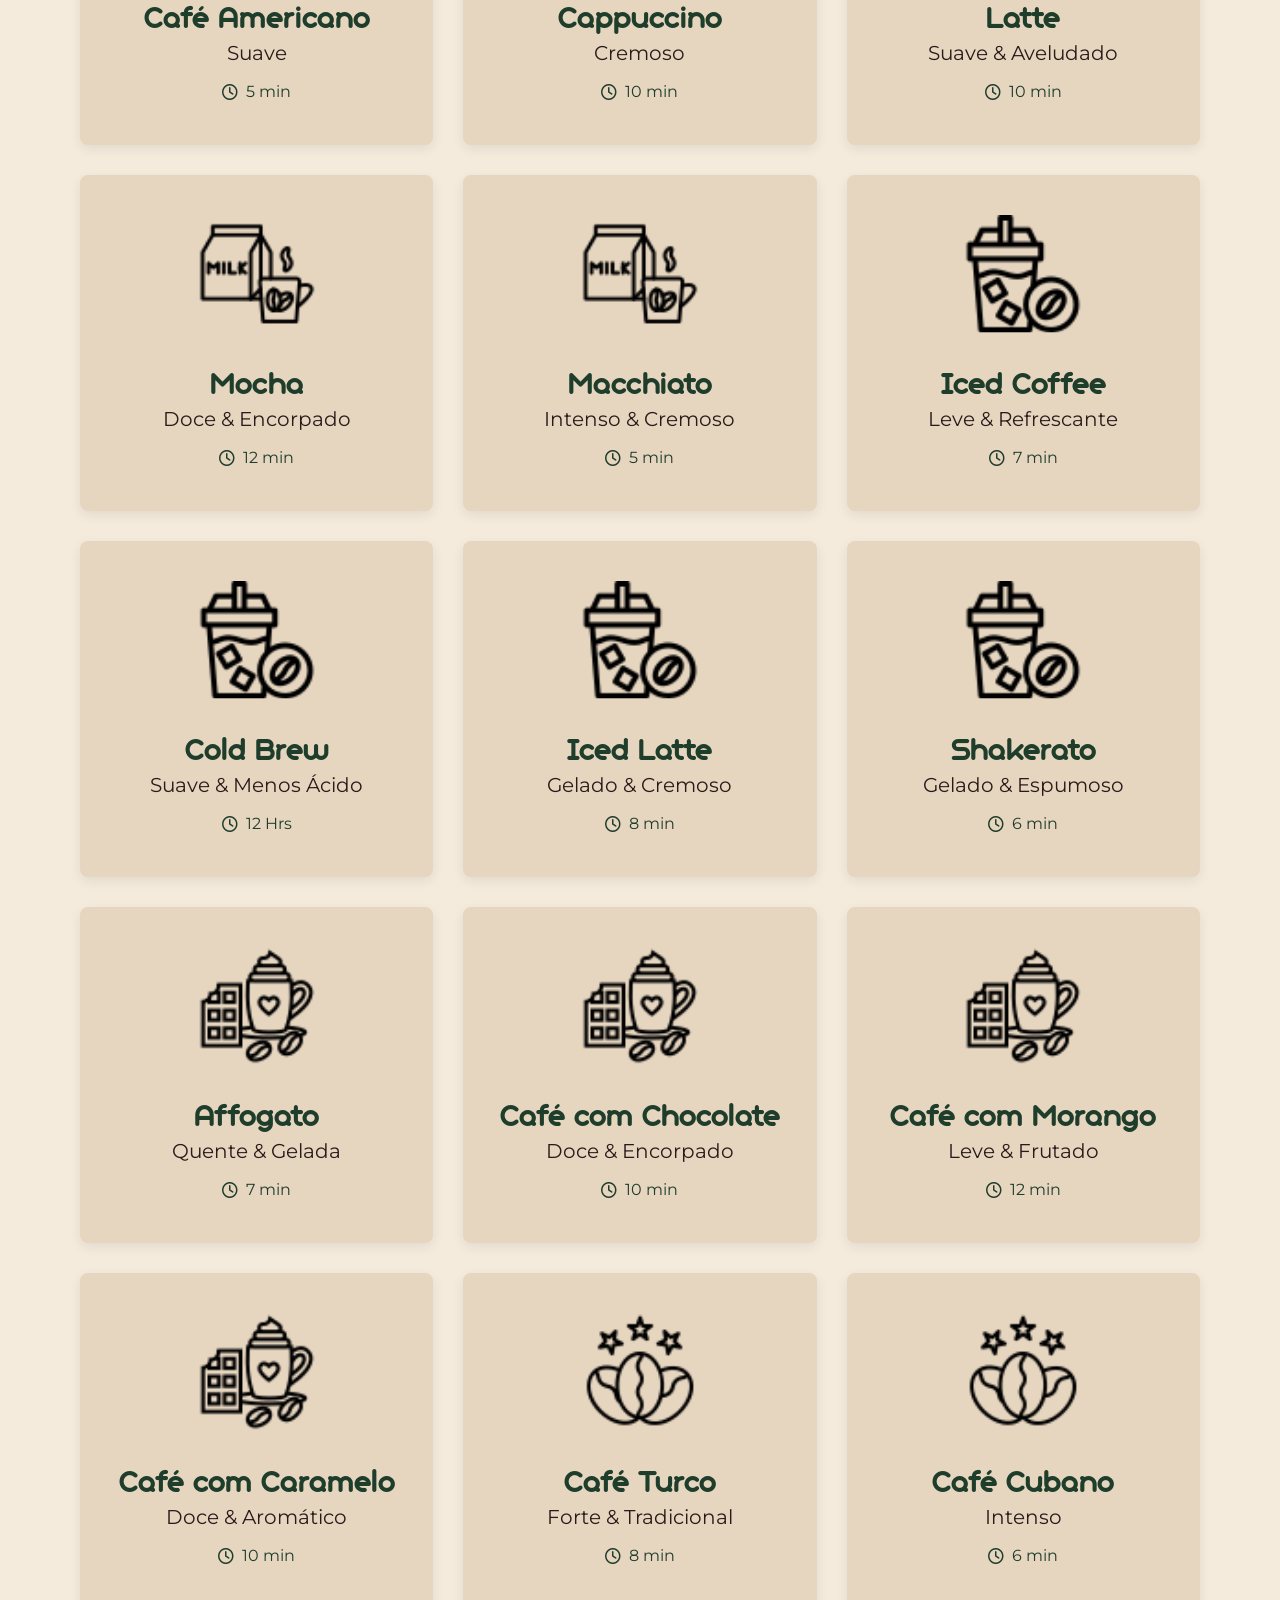
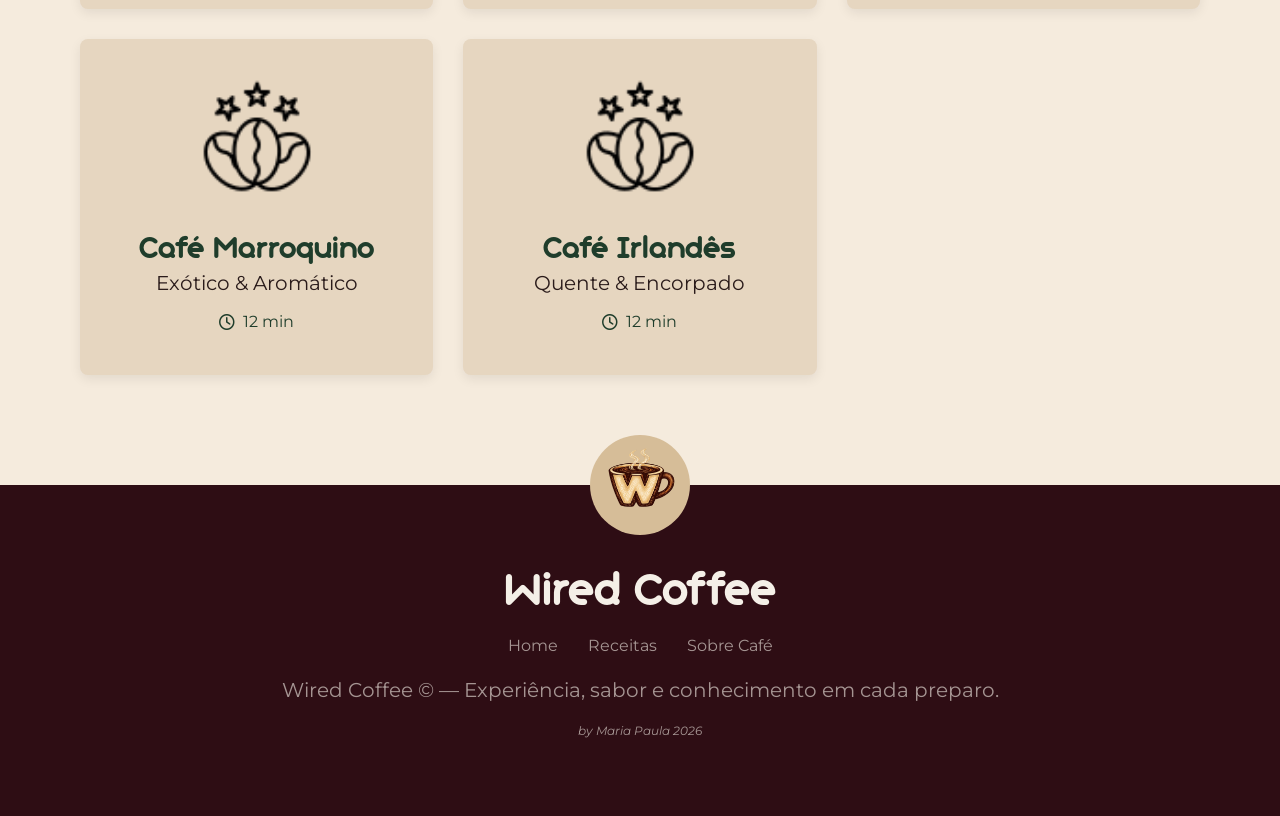
<file: src/pages/receitas.html>
<!DOCTYPE html>
<html lang="pt-br">
<head>
    <meta charset="UTF-8">
    <meta name="viewport" content="width=device-width, initial-scale=1.0">
    <title>Receitas - Wired-Coffee</title>

    <!-- BIBLIOTECA DE ÍCONES -->
    <link rel="stylesheet" href="https://cdnjs.cloudflare.com/ajax/libs/font-awesome/6.5.0/css/all.min.css">

    <!-- FAVICON -->
    <link rel="shortcut icon" href="../assets/images/favicon/favicon-wired.svg" type="image/x-icon">

    <!-- CSS -->
    <link rel="stylesheet" href="../styles/main.css">

    <!-- JS -->
    <script src="../scripts/main.js" defer></script>
</head>
<body>

    <!-- HEADER -->
    <div id="header-placeholder"></div>
    <!-- HEADER -->

    <!-- MAIN -->
    <main class="main">

        <!-- SECTION HERO RECIPE -->
        <section class="section section--dark hero__recipe u-text-center">

            <!-- EVELOP -->
            <div class="u-container-flex container">

                <!-- CONTENT -->
                <div class="container hero__content">
                    <p class="u-eyebrow u-text-inverse hero__eyebrow">Prepare seus ingredientes</p>

                    <h1 class="u-text-inverse hero__title">Receitas Wired</h1>

                    <p class="u-text-inverse hero__text">Do café coado tradicional às bebidas mais elaboradas, explore receitas pensadas para você preparar em casa com qualidade e simplicidade.</p>
                </div>
                <!-- CONTENT -->
                
                <!-- MIDIA -->
                <div class="hero__midia">
                    <img src="/src/assets/images/receitas/receitas-hero-sp.jpg" alt="Café Hero" class="hero__img">
                </div>
                <!-- MIDIA -->

            </div>
            <!-- EVELOP -->

        </section>
        <!-- SECTION HERO RECIPE -->

        <!-- SECTION DOS CARDS -->
        <section class="section recipe-catalog u-text-center">
            
            <!-- Envelop -->
            <div class="container">

                <!-- Header -->
                <div class="recipe-catalog__header">
                    <h2 class="recipe-catalog__title">Receitas Wired</h2>
                </div>
                <!-- Header -->

                <!-- Controls -->
                <div class="u-container-center recipe-catalog__controls">

                    <!-- Grupo de Filter -->
                    <nav class="recipe-catalog__filter-group">

                        <!-- A tag Span é um container genérico em linha -->
                        <span class="recipe-catalog__filter-label">Filtrar por:</span>

                        <!-- Categorias -->
                        <button class="recipe-catalog__filter-btn" data-filter="all">Todos</button>

                        <button class="recipe-catalog__filter-btn" data-filter="classicos">Clássicos</button>

                        <button class="recipe-catalog__filter-btn"data-filter="leite">Com leite</button>

                        <button class="recipe-catalog__filter-btn" data-filter="gelados">Gelados</button>

                        <button class="recipe-catalog__filter-btn" data-filter="doces">Doces</button>

                        <button class="recipe-catalog__filter-btn" data-filter="especiais">Especiais</button>
                        <!-- Categorias -->
                    </nav>
                    <!-- Filter -->

                    <!-- Search bar -->
                    <div class="recipe-catalog__search-bar">

                        <!-- Pra que o btn da lupa fique dentro do campo de texto -->
                        <div class="recipe-catalog__search-wrapper">
                            <input 
                            type="text" 
                            class="recipe-catalog__search-input"placeholder="Pesquisar"
                            autocomplete="off"
                            id="search">

                            <button type="submit" class="recipe-catalog__search-submit">
                                <i class="fa-brands fa-sistrix"></i>
                            </button>
                        </div>

                    </div>
                    <!-- Search bar -->

                </div>
                <!-- Controls -->

                <!-- Evelop dos cards -->
                <div class="recipe-catalog__grid">

                    <!-- Card 1 -->
                    <a href="" class="recipe-card" data-category="classicos">

                        <!-- icon -->
                        <div class="recipe-card__icons">
                            <img src="/src/assets/icons/categorias/classico-icon.svg" alt="Clássico" class="recipe-card__icon">
                        </div>
                        <!-- icon -->

                        <!-- info -->
                        <div class="recipe-card__info">
                            <h3 class="recipe-card__title">Espresso</h3>
                            <p class="recipe-card__description">Intenso & Encorpado</p>
                        </div>
                        <!-- info -->

                        <!-- meta -->
                        <div class="recipe-card__meta">
                            <i class="fa-regular fa-clock"></i>
                            <span class="recipe-card__time">3 min</span>
                        </div>
                        <!-- meta -->
                    </a>
                    <!-- Card 1 -->

                    <!-- Card 2 -->
                    <a href="" class="recipe-card" data-category="classicos">

                        <!-- icon -->
                        <div class="recipe-card__icons">
                            <img src="/src/assets/icons/categorias/classico-icon.svg" alt="Clássico" class="recipe-card__icon">
                        </div>
                        <!-- icon -->

                        <!-- info -->
                        <div class="recipe-card__info">
                            <h3 class="recipe-card__title">Café Coado</h3>
                            <p class="recipe-card__description">Leve & Aromático</p>
                        </div>
                        <!-- info -->

                        <!-- meta -->
                        <div class="recipe-card__meta">
                            <i class="fa-regular fa-clock"></i>
                            <span class="recipe-card__time">7 min</span>
                        </div>
                        <!-- meta -->
                    </a>
                    <!-- Card 2 -->

                    <!-- Card 3 -->
                    <a href="" class="recipe-card" data-category="classicos">

                        <!-- icon -->
                        <div class="recipe-card__icons">
                            <img src="/src/assets/icons/categorias/classico-icon.svg" alt="Clássico" class="recipe-card__icon">
                        </div>
                        <!-- icon -->

                        <!-- info -->
                        <div class="recipe-card__info">
                            <h3 class="recipe-card__title">Café com leite</h3>
                            <p class="recipe-card__description">Suave & Equilibrado</p>
                        </div>
                        <!-- info -->

                        <!-- meta -->
                        <div class="recipe-card__meta">
                            <i class="fa-regular fa-clock"></i>
                            <span class="recipe-card__time">8 min</span>
                        </div>
                        <!-- meta -->
                    </a>
                    <!-- Card 3 -->

                    <!-- Card 4 -->
                    <a href="" class="recipe-card" data-category="classicos">

                        <!-- icon -->
                        <div class="recipe-card__icons">
                            <img src="/src/assets/icons/categorias/classico-icon.svg" alt="Clássico" class="recipe-card__icon">
                        </div>
                        <!-- icon -->

                        <!-- info -->
                        <div class="recipe-card__info">
                            <h3 class="recipe-card__title">Café Americano</h3>
                            <p class="recipe-card__description">Suave</p>
                        </div>
                        <!-- info -->

                        <!-- meta -->
                        <div class="recipe-card__meta">
                            <i class="fa-regular fa-clock"></i>
                            <span class="recipe-card__time">5 min</span>
                        </div>
                        <!-- meta -->
                    </a>
                    <!-- Card 4 -->

                    <!--new category-->

                    <!-- Card 5 -->
                    <a href="" class="recipe-card" data-category="leite">

                        <!-- icon -->
                        <div class="recipe-card__icons">
                            <img src="/src/assets/icons/categorias/leite-icon.svg" alt="Clássico" class="recipe-card__icon">
                        </div>
                        <!-- icon -->

                        <!-- info -->
                        <div class="recipe-card__info">
                            <h3 class="recipe-card__title">Cappuccino</h3>
                            <p class="recipe-card__description">Cremoso</p>
                        </div>
                        <!-- info -->

                        <!-- meta -->
                        <div class="recipe-card__meta">
                            <i class="fa-regular fa-clock"></i>
                            <span class="recipe-card__time">10 min</span>
                        </div>
                        <!-- meta -->
                    </a>
                    <!-- Card 5 -->

                    <!-- Card 6 -->
                    <a href="" class="recipe-card" data-category="leite">

                        <!-- icon -->
                        <div class="recipe-card__icons">
                            <img src="/src/assets/icons/categorias/leite-icon.svg" alt="Com leite" class="recipe-card__icon">
                        </div>
                        <!-- icon -->

                        <!-- info -->
                        <div class="recipe-card__info">
                            <h3 class="recipe-card__title">Latte</h3>
                            <p class="recipe-card__description">Suave & Aveludado</p>
                        </div>
                        <!-- info -->

                        <!-- meta -->
                        <div class="recipe-card__meta">
                            <i class="fa-regular fa-clock"></i>
                            <span class="recipe-card__time">10 min</span>
                        </div>
                        <!-- meta -->
                    </a>
                    <!-- Card 6 -->

                    <!-- Card 7 -->
                    <a href="" class="recipe-card" data-category="leite">

                        <!-- icon -->
                        <div class="recipe-card__icons">
                            <img src="/src/assets/icons/categorias/leite-icon.svg" alt="Com leite" class="recipe-card__icon">
                        </div>
                        <!-- icon -->

                        <!-- info -->
                        <div class="recipe-card__info">
                            <h3 class="recipe-card__title">Mocha</h3>
                            <p class="recipe-card__description">Doce & Encorpado</p>
                        </div>
                        <!-- info -->

                        <!-- meta -->
                        <div class="recipe-card__meta">
                            <i class="fa-regular fa-clock"></i>
                            <span class="recipe-card__time">12 min</span>
                        </div>
                        <!-- meta -->
                    </a>
                    <!-- Card 7 -->

                    <!-- Card 8 -->
                    <a href="" class="recipe-card" data-category="leite">

                        <!-- icon -->
                        <div class="recipe-card__icons">
                            <img src="/src/assets/icons/categorias/leite-icon.svg" alt="Com leite" class="recipe-card__icon">
                        </div>
                        <!-- icon -->

                        <!-- info -->
                        <div class="recipe-card__info">
                            <h3 class="recipe-card__title">Macchiato</h3>
                            <p class="recipe-card__description">Intenso & Cremoso</p>
                        </div>
                        <!-- info -->

                        <!-- meta -->
                        <div class="recipe-card__meta">
                            <i class="fa-regular fa-clock"></i>
                            <span class="recipe-card__time">5 min</span>
                        </div>
                        <!-- meta -->
                    </a>
                    <!-- Card 8 -->

                    <!--new category-->

                    <!-- Card 9 -->
                    <a href="" class="recipe-card" data-category="gelados">

                        <!-- icon -->
                        <div class="recipe-card__icons">
                            <img src="/src/assets/icons/categorias/gelado-icon.svg" alt="Gelado" class="recipe-card__icon">
                        </div>
                        <!-- icon -->

                        <!-- info -->
                        <div class="recipe-card__info">
                            <h3 class="recipe-card__title">Iced Coffee</h3>
                            <p class="recipe-card__description">Leve & Refrescante</p>
                        </div>
                        <!-- info -->

                        <!-- meta -->
                        <div class="recipe-card__meta">
                            <i class="fa-regular fa-clock"></i>
                            <span class="recipe-card__time">7 min</span>
                        </div>
                        <!-- meta -->
                    </a>
                    <!-- Card 9 -->

                    <!-- Card 10 -->
                    <a href="" class="recipe-card" data-category="gelados">

                        <!-- icon -->
                        <div class="recipe-card__icons">
                            <img src="/src/assets/icons/categorias/gelado-icon.svg" alt="Gelado" class="recipe-card__icon">
                        </div>
                        <!-- icon -->

                        <!-- info -->
                        <div class="recipe-card__info">
                            <h3 class="recipe-card__title">Cold Brew</h3>
                            <p class="recipe-card__description">Suave & Menos Ácido</p>
                        </div>
                        <!-- info -->

                        <!-- meta -->
                        <div class="recipe-card__meta">
                            <i class="fa-regular fa-clock"></i>
                            <span class="recipe-card__time">12 Hrs</span>
                        </div>
                        <!-- meta -->
                    </a>
                    <!-- Card 10 -->

                    <!-- Card 11 -->
                    <a href="" class="recipe-card" data-category="gelados">

                        <!-- icon -->
                        <div class="recipe-card__icons">
                            <img src="/src/assets/icons/categorias/gelado-icon.svg" alt="Gelado" class="recipe-card__icon">
                        </div>
                        <!-- icon -->

                        <!-- info -->
                        <div class="recipe-card__info">
                            <h3 class="recipe-card__title">Iced Latte</h3>
                            <p class="recipe-card__description">Gelado & Cremoso</p>
                        </div>
                        <!-- info -->

                        <!-- meta -->
                        <div class="recipe-card__meta">
                            <i class="fa-regular fa-clock"></i>
                            <span class="recipe-card__time">8 min</span>
                        </div>
                        <!-- meta -->
                    </a>
                    <!-- Card 11 -->

                    <!-- Card 12 -->
                    <a href="" class="recipe-card" data-category="gelados">

                        <!-- icon -->
                        <div class="recipe-card__icons">
                            <img src="/src/assets/icons/categorias/gelado-icon.svg" alt="Gelado" class="recipe-card__icon">
                        </div>
                        <!-- icon -->

                        <!-- info -->
                        <div class="recipe-card__info">
                            <h3 class="recipe-card__title">Shakerato</h3>
                            <p class="recipe-card__description">Gelado & Espumoso</p>
                        </div>
                        <!-- info -->

                        <!-- meta -->
                        <div class="recipe-card__meta">
                            <i class="fa-regular fa-clock"></i>
                            <span class="recipe-card__time">6 min</span>
                        </div>
                        <!-- meta -->
                    </a>
                    <!-- Card 12 -->

                    <!--new category-->

                    <!-- Card 13 -->
                    <a href="" class="recipe-card" data-category="doces">

                        <!-- icon -->
                        <div class="recipe-card__icons">
                            <img src="/src/assets/icons/categorias/doce-icon.svg" alt="Doce" class="recipe-card__icon">
                        </div>
                        <!-- icon -->

                        <!-- info -->
                        <div class="recipe-card__info">
                            <h3 class="recipe-card__title">Affogato</h3>
                            <p class="recipe-card__description">Quente & Gelada</p>
                        </div>
                        <!-- info -->

                        <!-- meta -->
                        <div class="recipe-card__meta">
                            <i class="fa-regular fa-clock"></i>
                            <span class="recipe-card__time">7 min</span>
                        </div>
                        <!-- meta -->
                    </a>
                    <!-- Card 13 -->

                    <!-- Card 14 -->
                    <a href="" class="recipe-card" data-category="doces">

                        <!-- icon -->
                        <div class="recipe-card__icons">
                            <img src="/src/assets/icons/categorias/doce-icon.svg" alt="Doce" class="recipe-card__icon">
                        </div>
                        <!-- icon -->

                        <!-- info -->
                        <div class="recipe-card__info">
                            <h3 class="recipe-card__title">Café com Chocolate</h3>
                            <p class="recipe-card__description">Doce & Encorpado</p>
                        </div>
                        <!-- info -->

                        <!-- meta -->
                        <div class="recipe-card__meta">
                            <i class="fa-regular fa-clock"></i>
                            <span class="recipe-card__time">10 min</span>
                        </div>
                        <!-- meta -->
                    </a>
                    <!-- Card 14 -->

                    <!-- Card 15 -->
                    <a href="" class="recipe-card" data-category="doces">

                        <!-- icon -->
                        <div class="recipe-card__icons">
                            <img src="/src/assets/icons/categorias/doce-icon.svg" alt="Doce" class="recipe-card__icon">
                        </div>
                        <!-- icon -->

                        <!-- info -->
                        <div class="recipe-card__info">
                            <h3 class="recipe-card__title">Café com Morango</h3>
                            <p class="recipe-card__description">Leve & Frutado</p>
                        </div>
                        <!-- info -->

                        <!-- meta -->
                        <div class="recipe-card__meta">
                            <i class="fa-regular fa-clock"></i>
                            <span class="recipe-card__time">12 min</span>
                        </div>
                        <!-- meta -->
                    </a>
                    <!-- Card 15 -->

                    <!-- Card 16 -->
                    <a href="" class="recipe-card" data-category="doces">

                        <!-- icon -->
                        <div class="recipe-card__icons">
                            <img src="/src/assets/icons/categorias/doce-icon.svg" alt="Doce" class="recipe-card__icon">
                        </div>
                        <!-- icon -->

                        <!-- info -->
                        <div class="recipe-card__info">
                            <h3 class="recipe-card__title">Café com Caramelo</h3>
                            <p class="recipe-card__description">Doce & Aromático</p>
                        </div>
                        <!-- info -->

                        <!-- meta -->
                        <div class="recipe-card__meta">
                            <i class="fa-regular fa-clock"></i>
                            <span class="recipe-card__time">10 min</span>
                        </div>
                        <!-- meta -->
                    </a>
                    <!-- Card 16 -->

                    <!--new category-->

                    <!-- Card 17 -->
                    <a href="" class="recipe-card" data-category="especiais">

                        <!-- icon -->
                        <div class="recipe-card__icons">
                            <img src="/src/assets/icons/categorias/especial-icon.svg" alt="Especial" class="recipe-card__icon">
                        </div>
                        <!-- icon -->

                        <!-- info -->
                        <div class="recipe-card__info">
                            <h3 class="recipe-card__title">Café Turco</h3>
                            <p class="recipe-card__description">Forte & Tradicional</p>
                        </div>
                        <!-- info -->

                        <!-- meta -->
                        <div class="recipe-card__meta">
                            <i class="fa-regular fa-clock"></i>
                            <span class="recipe-card__time">8 min</span>
                        </div>
                        <!-- meta -->
                    </a>
                    <!-- Card 17 -->

                    <!-- Card 18 -->
                    <a href="" class="recipe-card" data-category="especiais">

                        <!-- icon -->
                        <div class="recipe-card__icons">
                            <img src="/src/assets/icons/categorias/especial-icon.svg" alt="Especial" class="recipe-card__icon">
                        </div>
                        <!-- icon -->

                        <!-- info -->
                        <div class="recipe-card__info">
                            <h3 class="recipe-card__title">Café Cubano</h3>
                            <p class="recipe-card__description">Intenso</p>
                        </div>
                        <!-- info -->

                        <!-- meta -->
                        <div class="recipe-card__meta">
                            <i class="fa-regular fa-clock"></i>
                            <span class="recipe-card__time">6 min</span>
                        </div>
                        <!-- meta -->
                    </a>
                    <!-- Card 18 -->

                    <!-- Card 19 -->
                    <a href="" class="recipe-card" data-category="especiais">

                        <!-- icon -->
                        <div class="recipe-card__icons">
                            <img src="/src/assets/icons/categorias/especial-icon.svg" alt="Especial" class="recipe-card__icon">
                        </div>
                        <!-- icon -->

                        <!-- info -->
                        <div class="recipe-card__info">
                            <h3 class="recipe-card__title">Café Marroquino</h3>
                            <p class="recipe-card__description">Exótico & Aromático</p>
                        </div>
                        <!-- info -->

                        <!-- meta -->
                        <div class="recipe-card__meta">
                            <i class="fa-regular fa-clock"></i>
                            <span class="recipe-card__time">12 min</span>
                        </div>
                        <!-- meta -->
                    </a>
                    <!-- Card 19 -->

                    <!-- Card 20 -->
                    <a href="" class="recipe-card" data-category="especiais">

                        <!-- icon -->
                        <div class="recipe-card__icons">
                            <img src="/src/assets/icons/categorias/especial-icon.svg" alt="Especial" class="recipe-card__icon">
                        </div>
                        <!-- icon -->

                        <!-- info -->
                        <div class="recipe-card__info">
                            <h3 class="recipe-card__title">Café Irlandês</h3>
                            <p class="recipe-card__description">Quente & Encorpado</p>
                        </div>
                        <!-- info -->

                        <!-- meta -->
                        <div class="recipe-card__meta">
                            <i class="fa-regular fa-clock"></i>
                            <span class="recipe-card__time">12 min</span>
                        </div>
                        <!-- meta -->
                    </a>
                    <!-- Card 20 -->

                </div>
                <!-- Evelop dos cards -->


            </div>
            <!-- Envelop -->

        </section>
        <!-- SECTION DOS CARDS -->

    </main>
    <!-- MAIN -->

    <!-- FOOTER -->
    <div id="footer-placeholder"></div>
    <!-- FOOTER -->
</body>
</html>
</file>
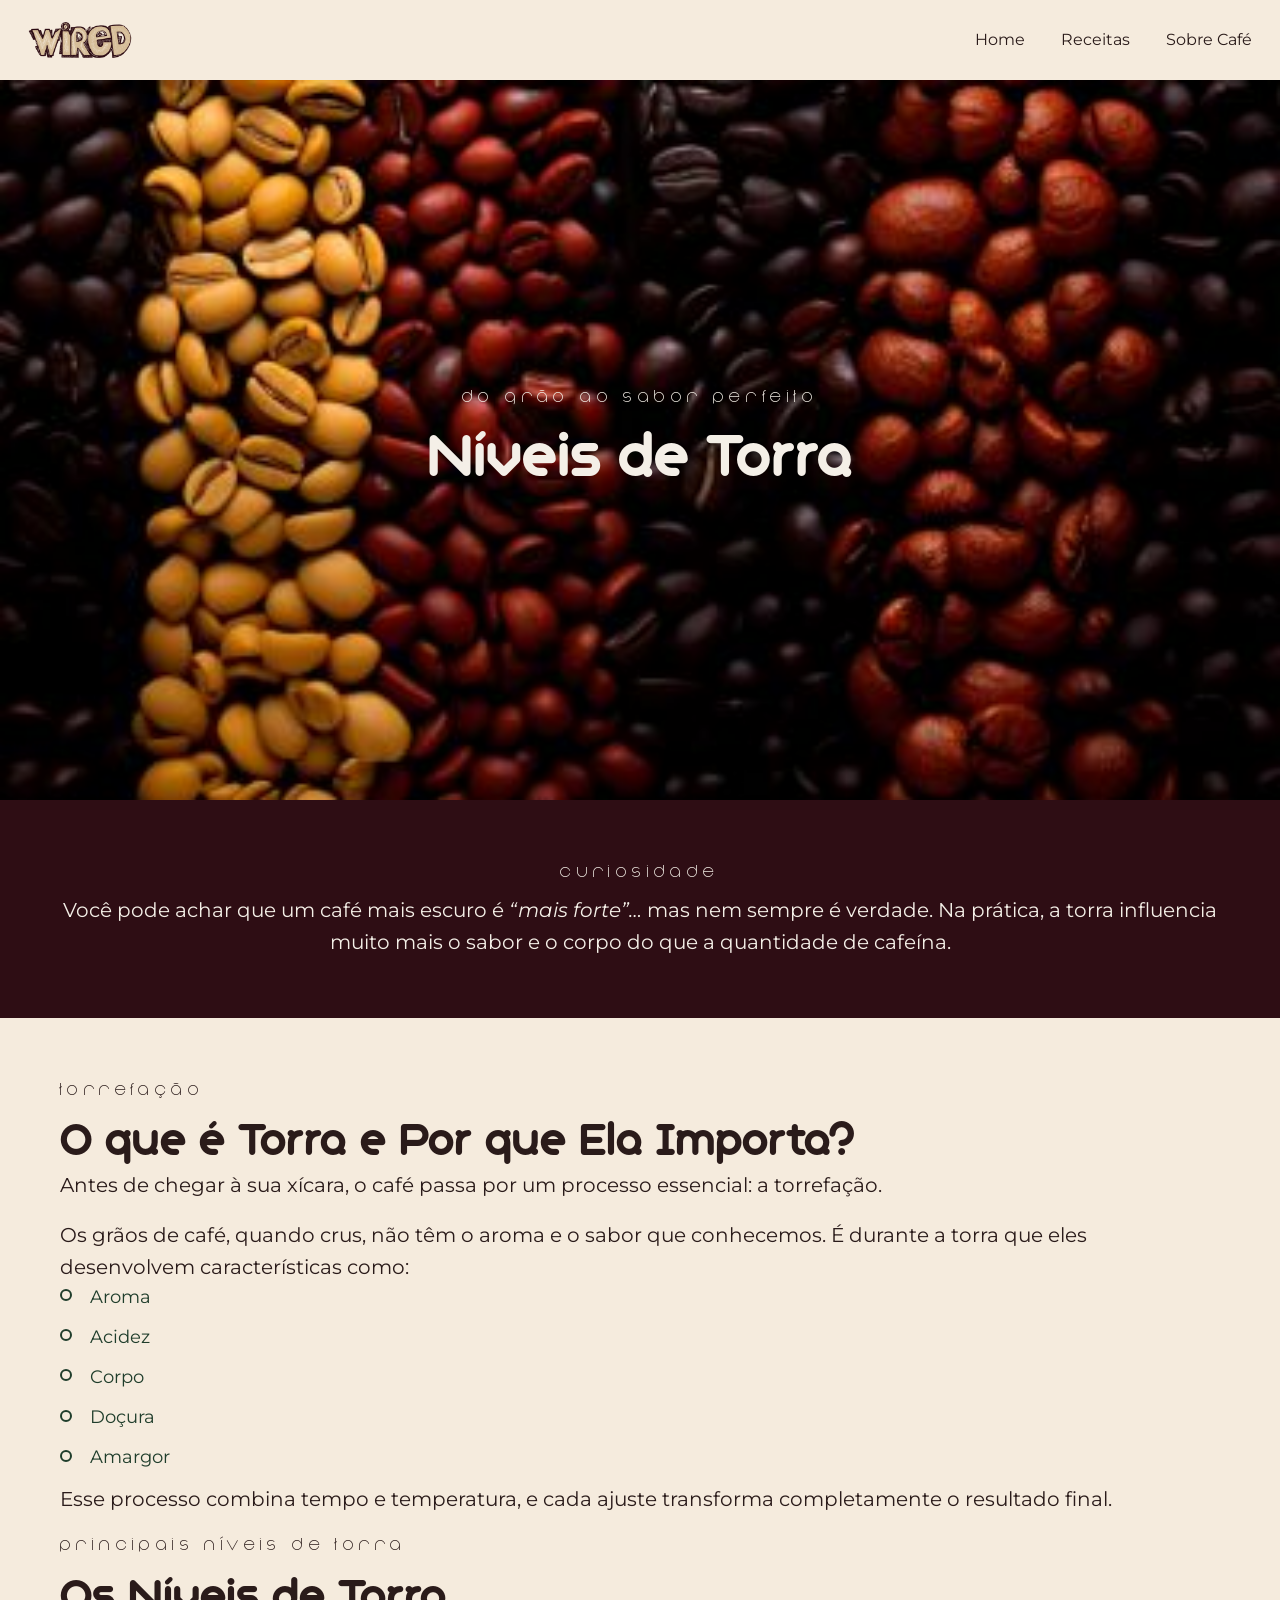
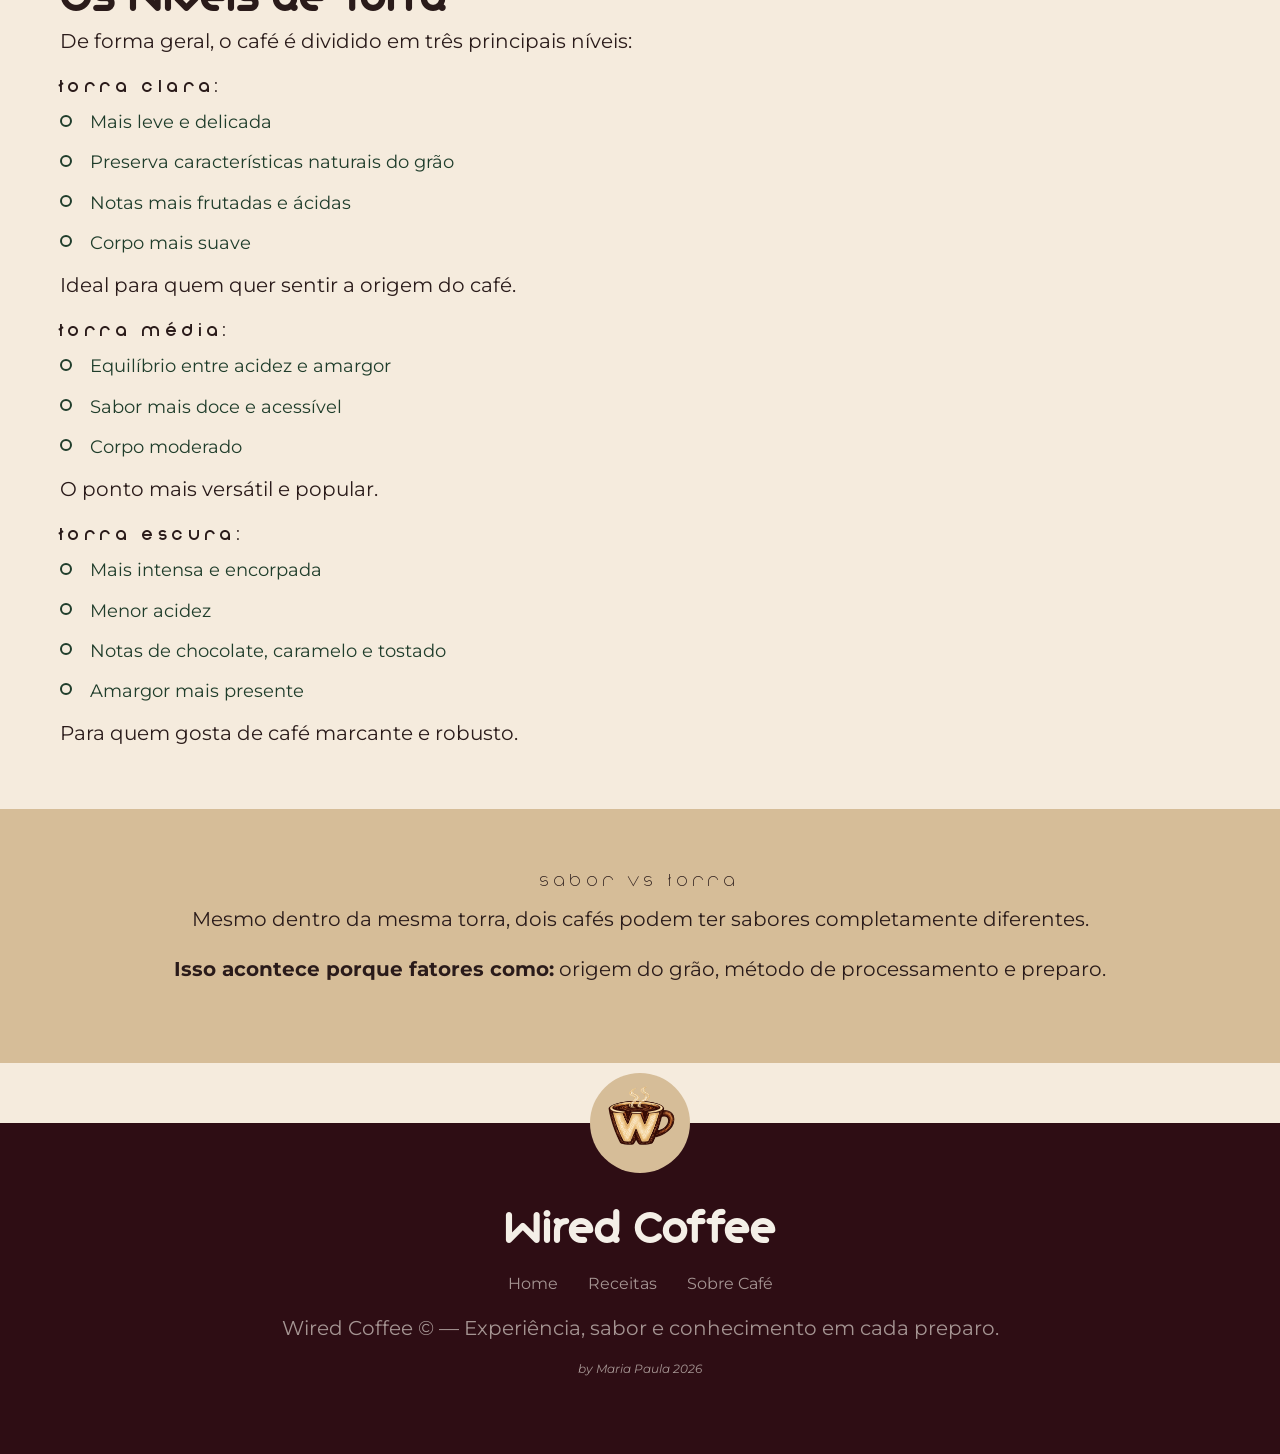
<file: src/pages/roasting.html>
<!DOCTYPE html>
<html lang="pt-br">
<head>
    <meta charset="UTF-8">
    <meta name="viewport" content="width=device-width, initial-scale=1.0">
    <title>Níveis de Torra - Wired Coffee</title>

    <!-- BIBLIOTECA DE ÍCONES -->
    <link rel="stylesheet" href="https://cdnjs.cloudflare.com/ajax/libs/font-awesome/6.5.0/css/all.min.css">

    <!-- FAVICON -->
    <link rel="shortcut icon" href="../assets/images/favicon/favicon-wired.svg" type="image/x-icon">

    <!-- CSS -->
    <link rel="stylesheet" href="../styles/main.css">

    <!-- JS -->
    <script src="../scripts/main.js" defer></script>
</head>
<body>
    
    <!-- HEADER -->
    <div id="header-placeholder"></div>
    <!-- HEADER -->

    <!-- MAIN -->
    <main class="main">

        <!-- Section Hero Roasting-->
         <section class="section section--bg-image hero__roasting u-text-center">

            <div class="hero__content">
                <p class="u-eyebrow u-text-color hero__text u-text-inverse">
                    Do grão ao sabor perfeito
                </p>
                <h1 class="u-text-inverse hero__title">Níveis de Torra</h1>
            </div>

        </section>
        <!-- Section Hero Roasting -->

        <!-- Section curiosity -->
        <section class="section section--dark roasting-curiosity">

            <div class="container u-text-center roasting-curiosity__content">

                <p class="u-eyebrow u-text-color roasting-curiosity__text u-text-inverse">
                    Curiosidade
                </p>

                <p class="roasting-curiosity__text u-text-inverse">
                    Você pode achar que um café mais escuro é <em>“mais forte”…</em> mas nem sempre é verdade.
                    Na prática, a torra influencia muito mais o sabor e o corpo do que a quantidade de cafeína.
                </p>
            </div>
            

        </section>
        <!-- Section curiosity -->

        <!-- Section Roasting -->
        <section class="section roasting">

            <div class="container u-text-left roasting__content">
                <p class="u-eyebrow u-text-color roasting__text">
                    Torrefação
                </p>

                <h2 class="roasting__title">O que é Torra e Por que Ela Importa?</h2>

                <p class="roasting__text">
                    Antes de chegar à sua xícara, o café passa por um processo essencial: a torrefação.
                </p><br>

                <p class="roasting__text">
                    Os grãos de café, quando crus, não têm o aroma e o sabor que conhecemos. É durante a torra que eles desenvolvem características como:
                </p>

                <ol class="list roasting-list">
                    <li class="list_item roasting-list__itens">
                        Aroma
                    </li>

                    <li class="list_item roasting-list__itens">
                        Acidez
                    </li>

                    <li class="list_item roasting-list__itens">
                        Corpo
                    </li>

                    <li class="list_item roasting-list__itens">
                        Doçura
                    </li>

                    <li class="list_item roasting-list__itens">
                        Amargor
                    </li>
                </ol>

                <p class="roasting__text">
                    Esse processo combina tempo e temperatura, e cada ajuste transforma completamente o resultado final.
                </p>
            </div><br>

            <div class="container u-text-left roasting__content">
                <p class="u-eyebrow u-text-color roasting__text">
                    Principais níveis de torra
                </p>

                <h2 class="roasting__title">Os Níveis de Torra</h2>

                <p class="roasting__text">
                    De forma geral, o café é dividido em três principais níveis:
                </p><br>

                <p class="u-eyebrow u-text-color roasting__text">
                    <strong>Torra clara:</strong>
                </p>

                <ol class="list roasting-list">
                    <li class="list_item roasting-list__itens">
                        Mais leve e delicada
                    </li>

                    <li class="list_item roasting-list__itens">
                        Preserva características naturais do grão
                    </li>

                    <li class="list_item roasting-list__itens">
                        Notas mais frutadas e ácidas
                    </li>

                    <li class="list_item roasting-list__itens">
                        Corpo mais suave
                    </li>
                </ol>

                <p class="roasting__text">
                    Ideal para quem quer sentir a origem do café.
                </p><br>

                <p class="u-eyebrow u-text-color roasting__text">
                    <strong>Torra média:</strong>
                </p>

                <ol class="list roasting-list">
                    <li class="list_item roasting-list__itens">
                        Equilíbrio entre acidez e amargor
                    </li>

                    <li class="list_item roasting-list__itens">
                        Sabor mais doce e acessível
                    </li>

                    <li class="list_item roasting-list__itens">
                        Corpo moderado
                    </li>
                </ol>

                <p class="roasting__text">
                    O ponto mais versátil e popular.
                </p><br>

                <p class="u-eyebrow u-text-color roasting__text">
                    <strong>Torra escura:</strong>
                </p>

                <ol class="list roasting-list">
                    <li class="list_item roasting-list__itens">
                        Mais intensa e encorpada
                    </li>

                    <li class="list_item roasting-list__itens">
                        Menor acidez
                    </li>

                    <li class="list_item roasting-list__itens">
                        Notas de chocolate, caramelo e tostado
                    </li>

                    <li class="list_item roasting-list__itens">
                        Amargor mais presente
                    </li>
                </ol>

                <p class="roasting__text">
                    Para quem gosta de café marcante e robusto.
                </p>
            </div>

        </section>
        <!-- Section Roasting -->

        <!-- Section Flavor -->
        <section class="section section--highlight flavor">

            <div class="container u-text-center flavor__content">

                <p class="u-eyebrow u-text-color flavor__text">
                    Sabor VS Torra
                </p>

                <p class="flavor__text">
                    Mesmo dentro da mesma torra, dois cafés podem ter sabores completamente diferentes.
                </p><br>

                <p class="flavor__text">
                    <strong>Isso acontece porque fatores como:</strong> origem do grão, método de processamento e preparo.
                </p><br>

            </div>

        </section>
        <!-- Section Flavor -->

    </main>
    <!-- MAIN -->

    <!-- FOOTER -->
    <div id="footer-placeholder"></div>
    <!-- FOOTER -->

</body>
</html>
</file>
<file: src/styles/main.css>
/*TODAS AS IMPORTAÇÕES*/

/*BASE*/
@import "./base/reset.css";
@import "./base/base-layout.css";
@import "./base/typography.css";
@import "./base/variables.css";

/*COMPONENTS*/
@import "./components/section.css";
@import "./components/links.css";
@import "./components/lists.css";

/*LAYOUTS*/
@import "./layouts/footer.css";
@import "./layouts/header.css";

/*PAGES*/
@import "./pages/home.css";
@import "./pages/about.css";
@import "./pages/recipe.css";
@import "./pages/origin.css";
@import "./pages/learn-more.css";
@import "./pages/roasting.css";
@import "./pages/equipament.css";
</file>
